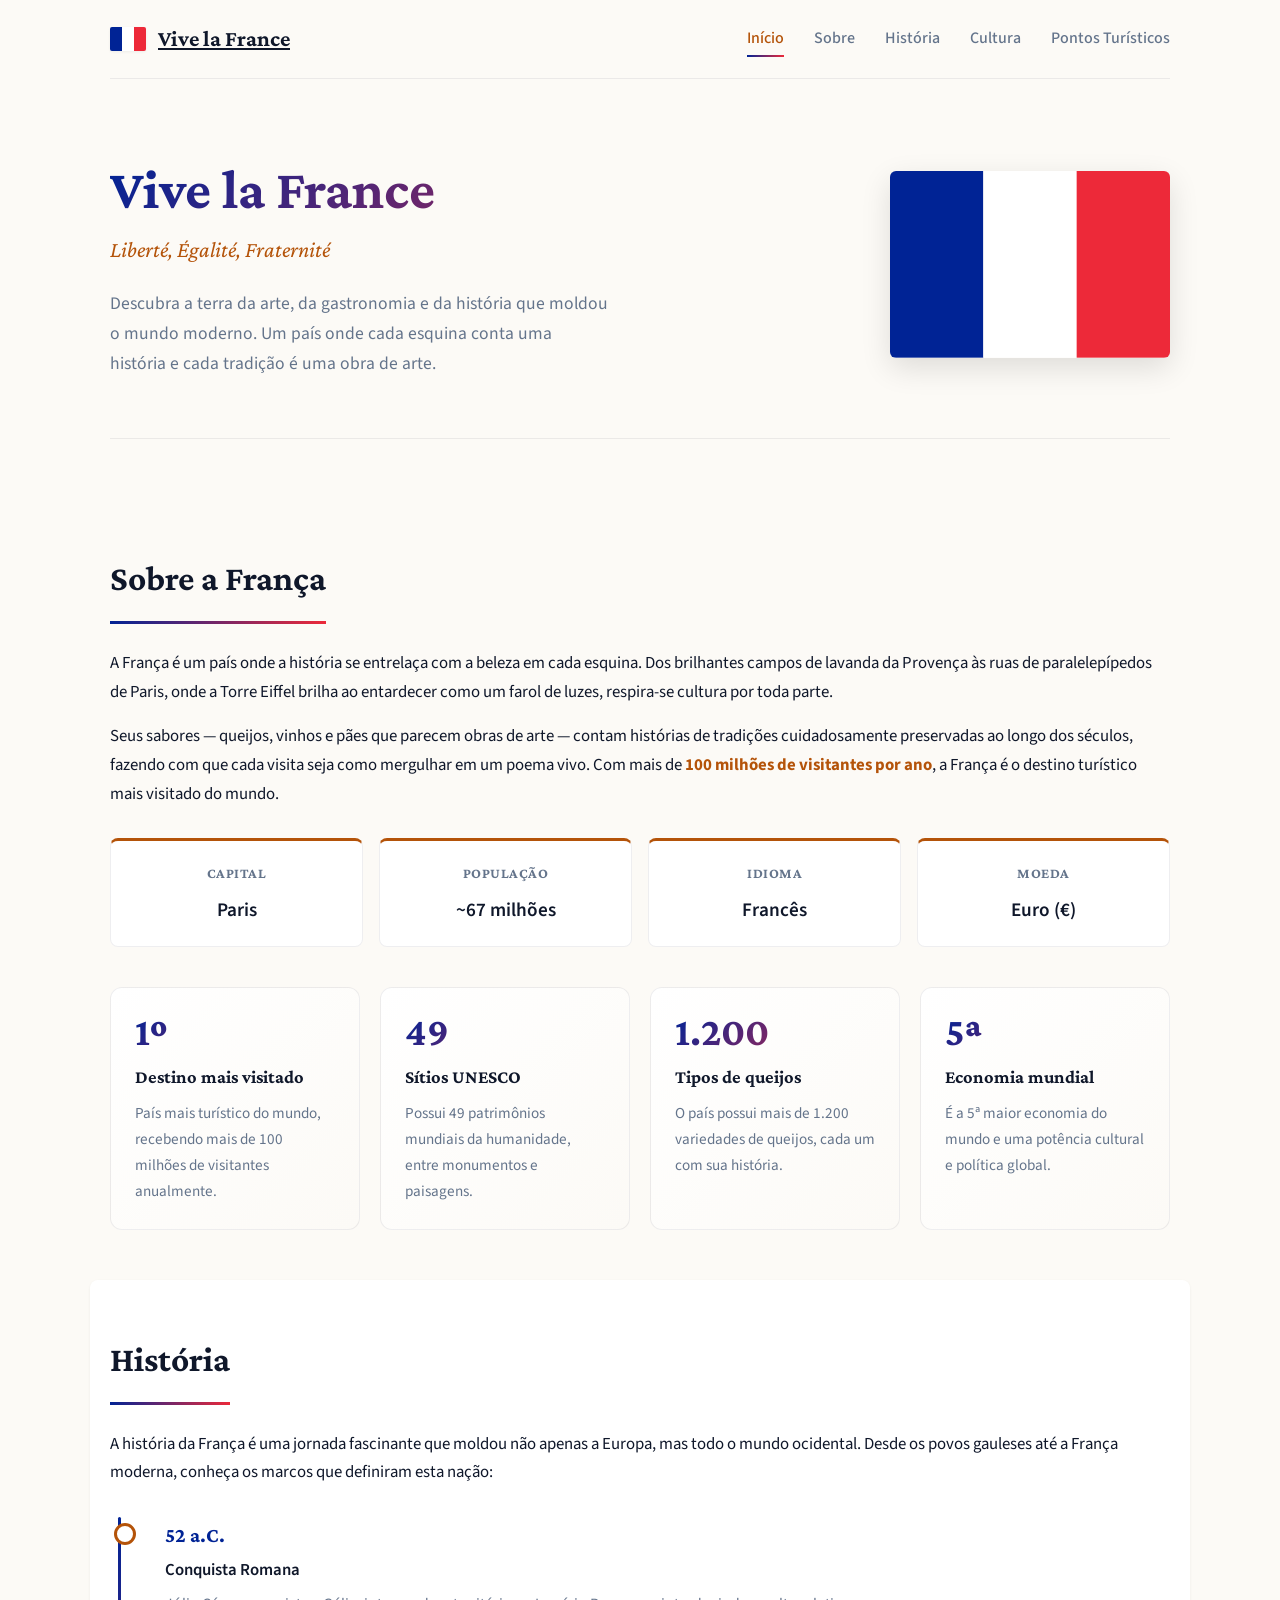
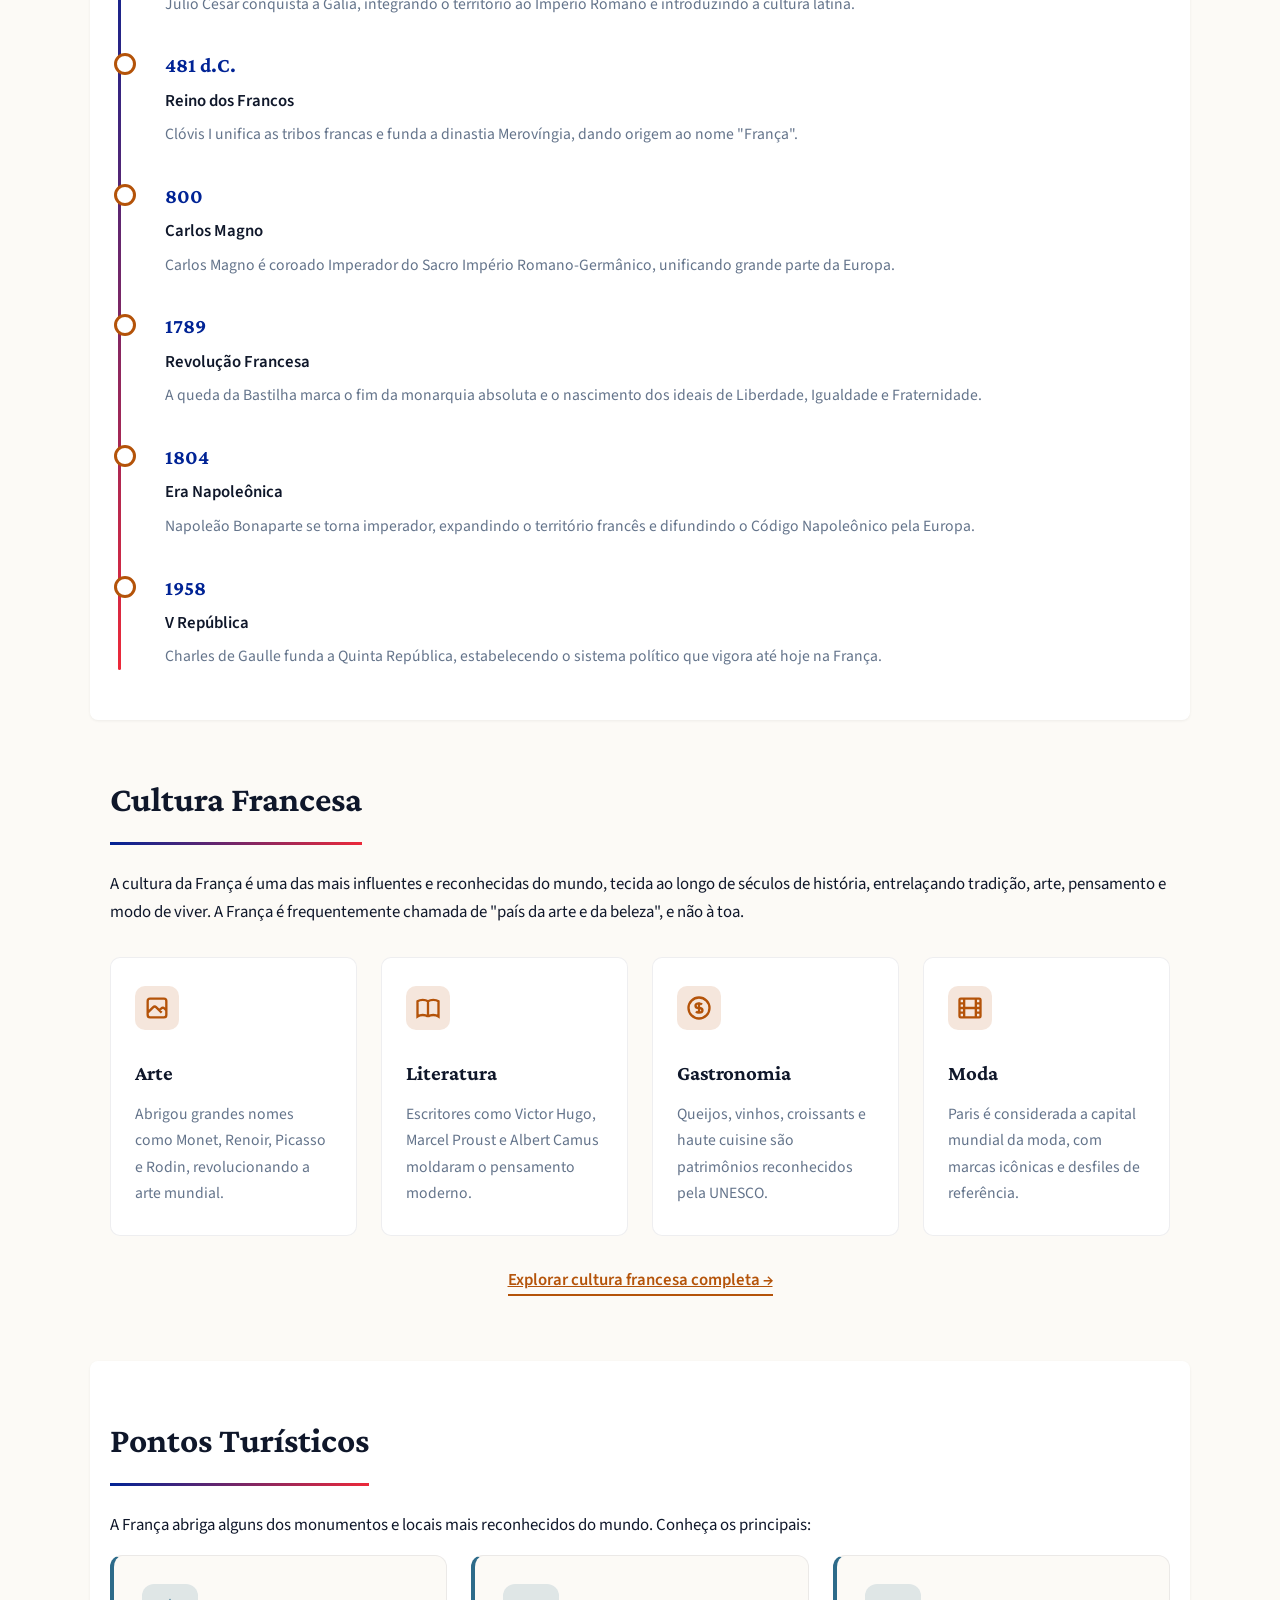
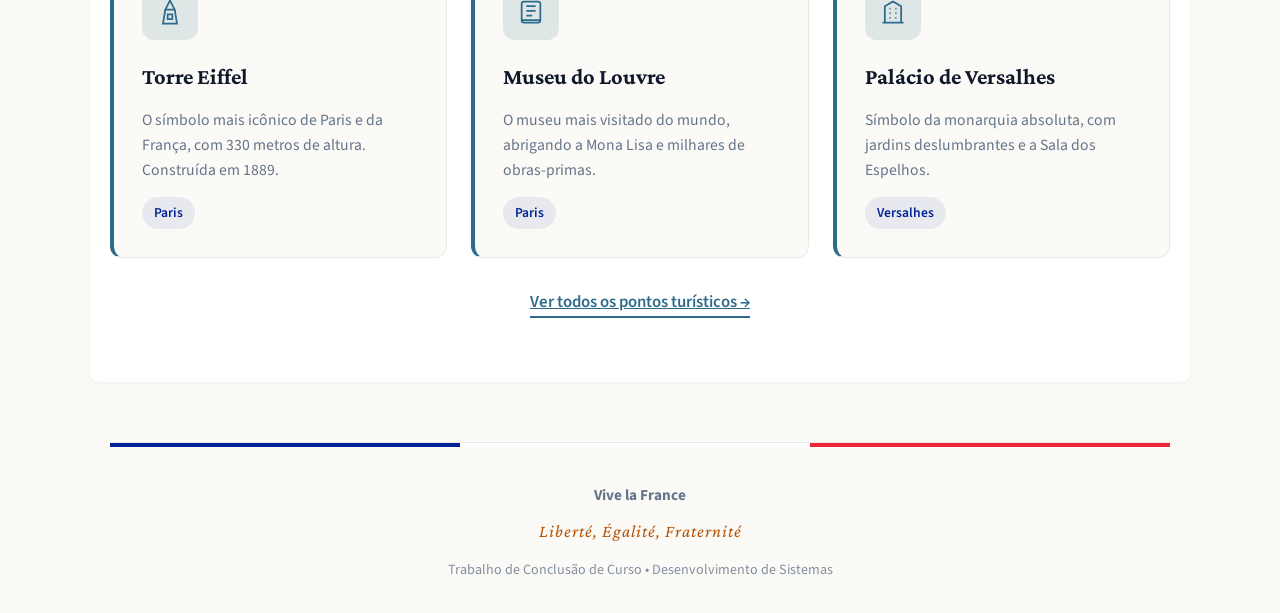
<file: easy-portfolio/index.html>
<!DOCTYPE html>
<html lang="pt-BR">
<head>
    <meta charset="UTF-8">
    <meta http-equiv="X-UA-Compatible" content="IE=edge">
    <meta name="viewport" content="width=device-width, initial-scale=1.0">
    <title>Vive la France - Descubra a França</title>
    <link rel="preconnect" href="https://fonts.googleapis.com">
    <link rel="preconnect" href="https://fonts.gstatic.com" crossorigin>
    <link href="https://fonts.googleapis.com/css2?family=Crimson+Pro:wght@400;500;600;700&family=Source+Sans+3:wght@400;500;600&display=swap" rel="stylesheet">
    <link rel="stylesheet" href="index.css">
</head>
<body>
    <div class="container">
        <!-- Navegação -->
        <nav class="navbar">
            <a href="index.html" class="nav-brand">
                <svg class="flag-icon" viewBox="0 0 30 20" aria-hidden="true">
                    <rect width="10" height="20" fill="#002395"/>
                    <rect x="10" width="10" height="20" fill="#FFFFFF"/>
                    <rect x="20" width="10" height="20" fill="#ED2939"/>
                </svg>
                <span>Vive la France</span>
            </a>
            <ul class="nav-menu">
                <li><a href="index.html" class="ativo">Início</a></li>
                <li><a href="#sobre">Sobre</a></li>
                <li><a href="#historia">História</a></li>
                <li><a href="project.html">Cultura</a></li>
                <li><a href="contact.html">Pontos Turísticos</a></li>
            </ul>
        </nav>

        <!-- Cabeçalho / Hero -->
        <header class="hero">
            <div class="hero-content">
                <h1>Vive la France</h1>
                <p class="hero-subtitle">Liberté, Égalité, Fraternité</p>
                <p class="hero-description">
                    Descubra a terra da arte, da gastronomia e da história que moldou o mundo moderno. 
                    Um país onde cada esquina conta uma história e cada tradição é uma obra de arte.
                </p>
            </div>
            <div class="hero-flag">
                <svg viewBox="0 0 300 200" aria-hidden="true">
                    <rect width="100" height="200" fill="#002395"/>
                    <rect x="100" width="100" height="200" fill="#FFFFFF"/>
                    <rect x="200" width="100" height="200" fill="#ED2939"/>
                </svg>
            </div>
        </header>

        <!-- Conteúdo Principal -->
        <main>
            <!-- Seção Sobre -->
            <section id="sobre" class="section">
                <h2 class="section-title">Sobre a França</h2>
                <div class="section-content">
                    <p>
                        A França é um país onde a história se entrelaça com a beleza em cada esquina. Dos brilhantes campos de lavanda da Provença às ruas de paralelepípedos de Paris, onde a Torre Eiffel brilha ao entardecer como um farol de luzes, respira-se cultura por toda parte.
                    </p>
                    <p>
                        Seus sabores — queijos, vinhos e pães que parecem obras de arte — contam histórias de tradições cuidadosamente preservadas ao longo dos séculos, fazendo com que cada visita seja como mergulhar em um poema vivo. Com mais de <strong>100 milhões de visitantes por ano</strong>, a França é o destino turístico mais visitado do mundo.
                    </p>
                    
                    <div class="info-cards">
                        <div class="info-card">
                            <h3>Capital</h3>
                            <p>Paris</p>
                        </div>
                        <div class="info-card">
                            <h3>População</h3>
                            <p>~67 milhões</p>
                        </div>
                        <div class="info-card">
                            <h3>Idioma</h3>
                            <p>Francês</p>
                        </div>
                        <div class="info-card">
                            <h3>Moeda</h3>
                            <p>Euro (€)</p>
                        </div>
                    </div>

                    <div class="destaques-grid" style="margin-top: 40px;">
                        <div class="destaque-item">
                            <div class="destaque-numero">1º</div>
                            <h4>Destino mais visitado</h4>
                            <p>País mais turístico do mundo, recebendo mais de 100 milhões de visitantes anualmente.</p>
                        </div>
                        <div class="destaque-item">
                            <div class="destaque-numero">49</div>
                            <h4>Sítios UNESCO</h4>
                            <p>Possui 49 patrimônios mundiais da humanidade, entre monumentos e paisagens.</p>
                        </div>
                        <div class="destaque-item">
                            <div class="destaque-numero">1.200</div>
                            <h4>Tipos de queijos</h4>
                            <p>O país possui mais de 1.200 variedades de queijos, cada um com sua história.</p>
                        </div>
                        <div class="destaque-item">
                            <div class="destaque-numero">5ª</div>
                            <h4>Economia mundial</h4>
                            <p>É a 5ª maior economia do mundo e uma potência cultural e política global.</p>
                        </div>
                    </div>
                </div>
            </section>

            <!-- Seção História -->
            <section id="historia" class="section section-alt">
                <h2 class="section-title">História</h2>
                <div class="section-content">
                    <p>
                        A história da França é uma jornada fascinante que moldou não apenas a Europa, mas todo o mundo ocidental. Desde os povos gauleses até a França moderna, conheça os marcos que definiram esta nação:
                    </p>
                    
                    <div class="timeline">
                        <div class="timeline-item">
                            <div class="timeline-ano">52 a.C.</div>
                            <div class="timeline-titulo">Conquista Romana</div>
                            <div class="timeline-desc">Júlio César conquista a Gália, integrando o território ao Império Romano e introduzindo a cultura latina.</div>
                        </div>
                        <div class="timeline-item">
                            <div class="timeline-ano">481 d.C.</div>
                            <div class="timeline-titulo">Reino dos Francos</div>
                            <div class="timeline-desc">Clóvis I unifica as tribos francas e funda a dinastia Merovíngia, dando origem ao nome "França".</div>
                        </div>
                        <div class="timeline-item">
                            <div class="timeline-ano">800</div>
                            <div class="timeline-titulo">Carlos Magno</div>
                            <div class="timeline-desc">Carlos Magno é coroado Imperador do Sacro Império Romano-Germânico, unificando grande parte da Europa.</div>
                        </div>
                        <div class="timeline-item">
                            <div class="timeline-ano">1789</div>
                            <div class="timeline-titulo">Revolução Francesa</div>
                            <div class="timeline-desc">A queda da Bastilha marca o fim da monarquia absoluta e o nascimento dos ideais de Liberdade, Igualdade e Fraternidade.</div>
                        </div>
                        <div class="timeline-item">
                            <div class="timeline-ano">1804</div>
                            <div class="timeline-titulo">Era Napoleônica</div>
                            <div class="timeline-desc">Napoleão Bonaparte se torna imperador, expandindo o território francês e difundindo o Código Napoleônico pela Europa.</div>
                        </div>
                        <div class="timeline-item">
                            <div class="timeline-ano">1958</div>
                            <div class="timeline-titulo">V República</div>
                            <div class="timeline-desc">Charles de Gaulle funda a Quinta República, estabelecendo o sistema político que vigora até hoje na França.</div>
                        </div>
                    </div>
                </div>
            </section>

            <!-- Seção Cultura (resumo com link para página completa) -->
            <section id="cultura" class="section">
                <h2 class="section-title">Cultura Francesa</h2>
                <div class="section-content">
                    <p>
                        A cultura da França é uma das mais influentes e reconhecidas do mundo, tecida ao longo de séculos de história, entrelaçando tradição, arte, pensamento e modo de viver. A França é frequentemente chamada de "país da arte e da beleza", e não à toa.
                    </p>
                    <div class="culture-grid">
                        <div class="culture-item">
                            <svg class="culture-icon" viewBox="0 0 24 24" fill="none" stroke="currentColor" stroke-width="2" aria-hidden="true">
                                <path d="M4 16l4.586-4.586a2 2 0 012.828 0L16 16m-2-2l1.586-1.586a2 2 0 012.828 0L20 14m-6-6h.01M6 20h12a2 2 0 002-2V6a2 2 0 00-2-2H6a2 2 0 00-2 2v12a2 2 0 002 2z"/>
                            </svg>
                            <h3>Arte</h3>
                            <p>Abrigou grandes nomes como Monet, Renoir, Picasso e Rodin, revolucionando a arte mundial.</p>
                        </div>
                        <div class="culture-item">
                            <svg class="culture-icon" viewBox="0 0 24 24" fill="none" stroke="currentColor" stroke-width="2" aria-hidden="true">
                                <path d="M12 6.253v13m0-13C10.832 5.477 9.246 5 7.5 5S4.168 5.477 3 6.253v13C4.168 18.477 5.754 18 7.5 18s3.332.477 4.5 1.253m0-13C13.168 5.477 14.754 5 16.5 5c1.747 0 3.332.477 4.5 1.253v13C19.832 18.477 18.247 18 16.5 18c-1.746 0-3.332.477-4.5 1.253"/>
                            </svg>
                            <h3>Literatura</h3>
                            <p>Escritores como Victor Hugo, Marcel Proust e Albert Camus moldaram o pensamento moderno.</p>
                        </div>
                        <div class="culture-item">
                            <svg class="culture-icon" viewBox="0 0 24 24" fill="none" stroke="currentColor" stroke-width="2" aria-hidden="true">
                                <path d="M12 8c-1.657 0-3 .895-3 2s1.343 2 3 2 3 .895 3 2-1.343 2-3 2m0-8c1.11 0 2.08.402 2.599 1M12 8V7m0 1v8m0 0v1m0-1c-1.11 0-2.08-.402-2.599-1M21 12a9 9 0 11-18 0 9 9 0 0118 0z"/>
                            </svg>
                            <h3>Gastronomia</h3>
                            <p>Queijos, vinhos, croissants e haute cuisine são patrimônios reconhecidos pela UNESCO.</p>
                        </div>
                        <div class="culture-item">
                            <svg class="culture-icon" viewBox="0 0 24 24" fill="none" stroke="currentColor" stroke-width="2" aria-hidden="true">
                                <path d="M7 4v16M17 4v16M3 8h4m10 0h4M3 12h18M3 16h4m10 0h4M4 20h16a1 1 0 001-1V5a1 1 0 00-1-1H4a1 1 0 00-1 1v14a1 1 0 001 1z"/>
                            </svg>
                            <h3>Moda</h3>
                            <p>Paris é considerada a capital mundial da moda, com marcas icônicas e desfiles de referência.</p>
                        </div>
                    </div>
                    <p style="margin-top: 30px; text-align: center;">
                        <a href="project.html" style="color: var(--accent); font-weight: 600; border-bottom: 2px solid var(--accent); padding-bottom: 2px;">
                            Explorar cultura francesa completa →
                        </a>
                    </p>
                </div>
            </section>

            <!-- Seção Pontos Turísticos (resumo com link para página completa) -->
            <section id="turismo" class="section section-alt">
                <h2 class="section-title">Pontos Turísticos</h2>
                <div class="section-content">
                    <p class="turismo-intro">
                        A França abriga alguns dos monumentos e locais mais reconhecidos do mundo. Conheça os principais:
                    </p>
                    <div class="turismo-cards">
                        <div class="turismo-card">
                            <div class="turismo-card-icon">
                                <svg viewBox="0 0 24 24" fill="none" stroke="currentColor" stroke-width="1.5" aria-hidden="true">
                                    <path d="M12 2L8 10h8L12 2zM8 10l-2 12h12l-2-12H8zM10 14h4v4h-4v-4z"/>
                                </svg>
                            </div>
                            <h3>Torre Eiffel</h3>
                            <p>O símbolo mais icônico de Paris e da França, com 330 metros de altura. Construída em 1889.</p>
                            <span class="turismo-local">Paris</span>
                        </div>
                        <div class="turismo-card">
                            <div class="turismo-card-icon">
                                <svg viewBox="0 0 24 24" fill="none" stroke="currentColor" stroke-width="1.5" aria-hidden="true">
                                    <path d="M4 19V5a2 2 0 012-2h12a2 2 0 012 2v14M4 19h16M4 19a2 2 0 002 2h12a2 2 0 002-2M8 7h8M8 11h8M8 15h5"/>
                                </svg>
                            </div>
                            <h3>Museu do Louvre</h3>
                            <p>O museu mais visitado do mundo, abrigando a Mona Lisa e milhares de obras-primas.</p>
                            <span class="turismo-local">Paris</span>
                        </div>
                        <div class="turismo-card">
                            <div class="turismo-card-icon">
                                <svg viewBox="0 0 24 24" fill="none" stroke="currentColor" stroke-width="1.5" aria-hidden="true">
                                    <path d="M3 21h18M5 21V7l7-4 7 4v14M9 9h1M9 13h1M9 17h1M14 9h1M14 13h1M14 17h1"/>
                                </svg>
                            </div>
                            <h3>Palácio de Versalhes</h3>
                            <p>Símbolo da monarquia absoluta, com jardins deslumbrantes e a Sala dos Espelhos.</p>
                            <span class="turismo-local">Versalhes</span>
                        </div>
                    </div>
                    <p style="margin-top: 30px; text-align: center;">
                        <a href="contact.html" style="color: var(--accent2); font-weight: 600; border-bottom: 2px solid var(--accent2); padding-bottom: 2px;">
                            Ver todos os pontos turísticos →
                        </a>
                    </p>
                </div>
            </section>
        </main>

        <!-- Rodapé -->
        <footer class="footer">
            <div class="footer-content">
                <p><strong>Vive la France</strong></p>
                <p class="footer-motto">Liberté, Égalité, Fraternité</p>
                <p class="footer-tcc">Trabalho de Conclusão de Curso • Desenvolvimento de Sistemas</p>
            </div>
        </footer>
    </div>
</body>
</html>
</file>
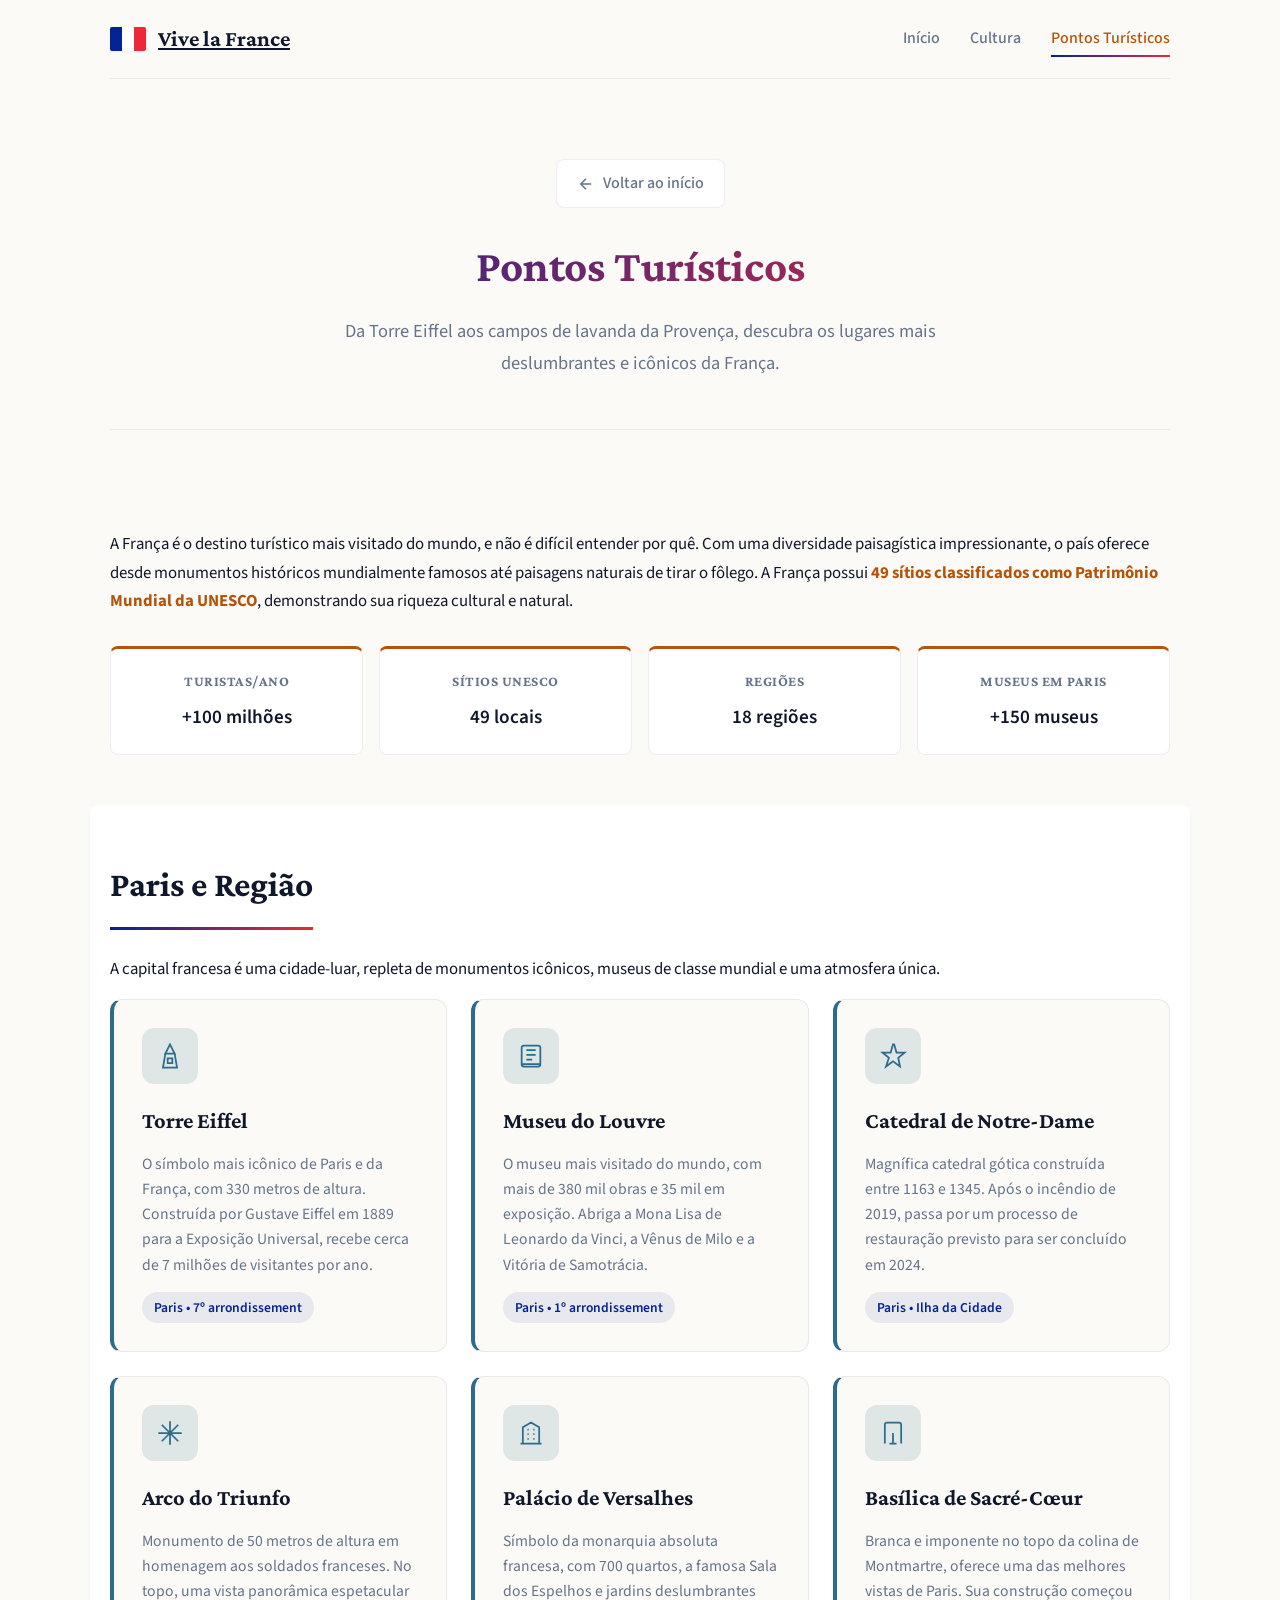
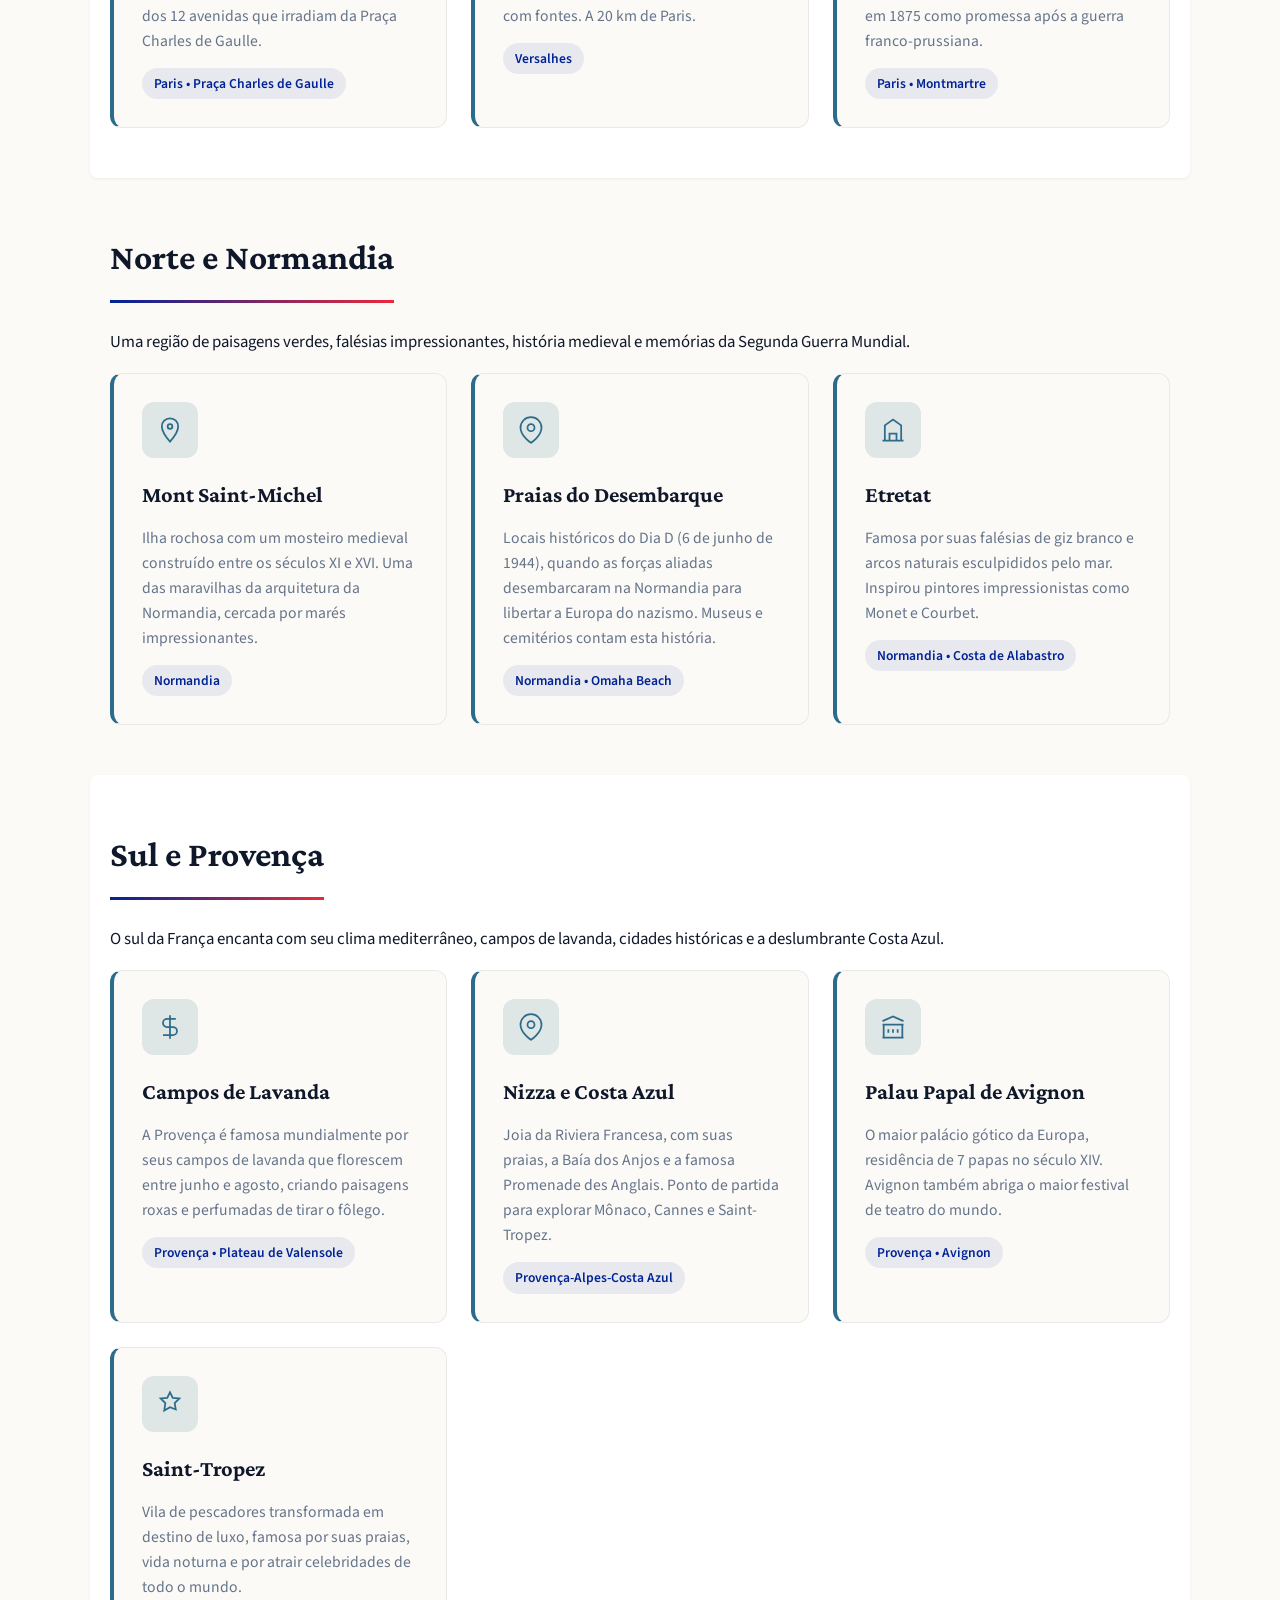
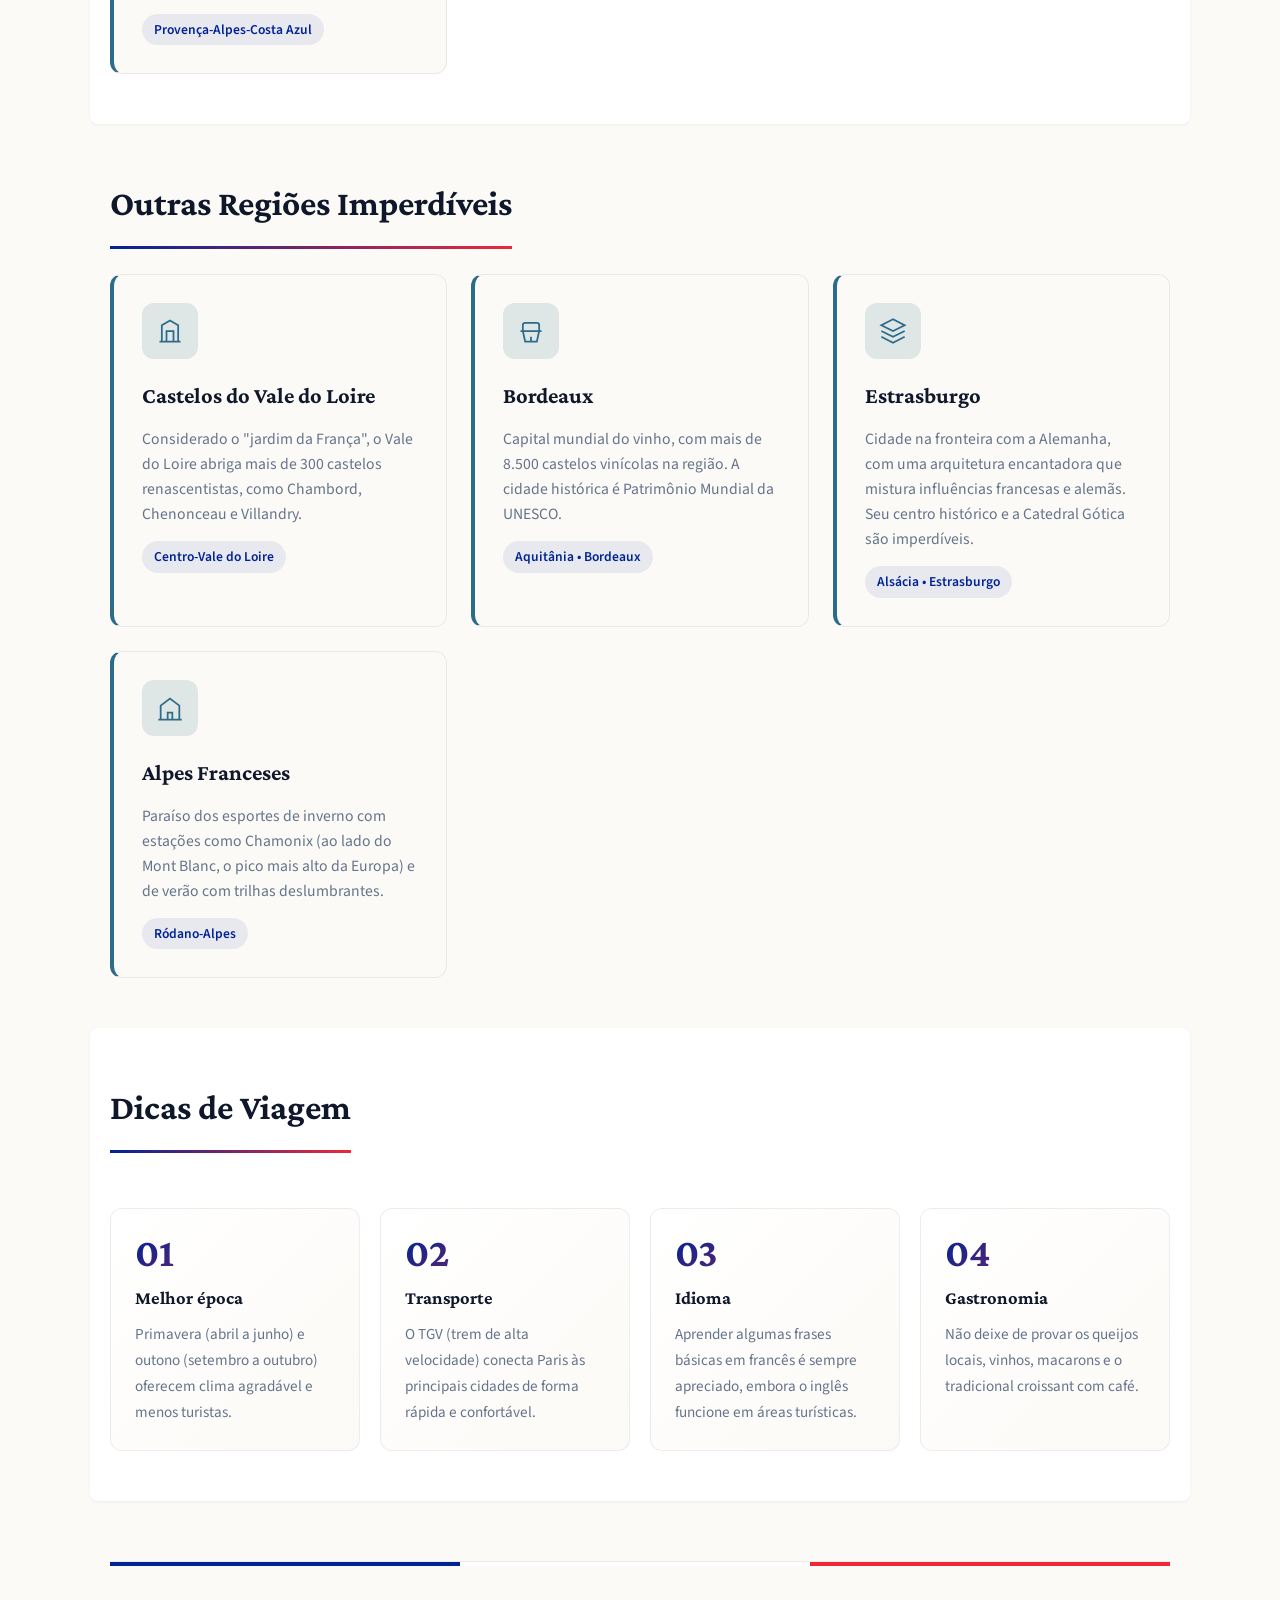
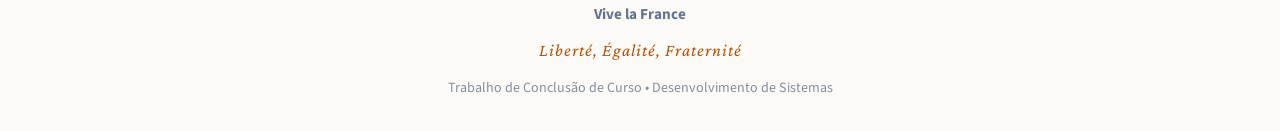
<file: easy-portfolio/contact.html>
<!DOCTYPE html>
<html lang="pt-BR">
<head>
    <meta charset="UTF-8">
    <meta http-equiv="X-UA-Compatible" content="IE=edge">
    <meta name="viewport" content="width=device-width, initial-scale=1.0">
    <title>Pontos Turísticos - Vive la France</title>
    <link rel="preconnect" href="https://fonts.googleapis.com">
    <link rel="preconnect" href="https://fonts.gstatic.com" crossorigin>
    <link href="https://fonts.googleapis.com/css2?family=Crimson+Pro:wght@400;500;600;700&family=Source+Sans+3:wght@400;500;600&display=swap" rel="stylesheet">
    <link rel="stylesheet" href="index.css">
</head>
<body>
    <div class="container">
        <!-- Navegação -->
        <nav class="navbar">
            <a href="index.html" class="nav-brand">
                <svg class="flag-icon" viewBox="0 0 30 20" aria-hidden="true">
                    <rect width="10" height="20" fill="#002395"/>
                    <rect x="10" width="10" height="20" fill="#FFFFFF"/>
                    <rect x="20" width="10" height="20" fill="#ED2939"/>
                </svg>
                <span>Vive la France</span>
            </a>
            <ul class="nav-menu">
                <li><a href="index.html">Início</a></li>
                <li><a href="project.html">Cultura</a></li>
                <li><a href="contact.html" class="ativo">Pontos Turísticos</a></li>
            </ul>
        </nav>

        <!-- Cabeçalho da Página -->
        <header class="page-header">
            <a href="index.html" class="voltar-btn">
                <svg viewBox="0 0 24 24" fill="none" stroke="currentColor" stroke-width="2" aria-hidden="true">
                    <path d="M19 12H5M12 19l-7-7 7-7"/>
                </svg>
                Voltar ao início
            </a>
            <h1>Pontos Turísticos</h1>
            <p>Da Torre Eiffel aos campos de lavanda da Provença, descubra os lugares mais deslumbrantes e icônicos da França.</p>
        </header>

        <!-- Conteúdo Principal -->
        <main>
            <!-- Introdução -->
            <section class="section">
                <div class="section-content">
                    <p>
                        A França é o destino turístico mais visitado do mundo, e não é difícil entender por quê. Com uma diversidade paisagística impressionante, o país oferece desde monumentos históricos mundialmente famosos até paisagens naturais de tirar o fôlego. A França possui <strong>49 sítios classificados como Patrimônio Mundial da UNESCO</strong>, demonstrando sua riqueza cultural e natural.
                    </p>
                    
                    <div class="info-cards">
                        <div class="info-card">
                            <h3>Turistas/ano</h3>
                            <p>+100 milhões</p>
                        </div>
                        <div class="info-card">
                            <h3>Sítios UNESCO</h3>
                            <p>49 locais</p>
                        </div>
                        <div class="info-card">
                            <h3>Regiões</h3>
                            <p>18 regiões</p>
                        </div>
                        <div class="info-card">
                            <h3>Museus em Paris</h3>
                            <p>+150 museus</p>
                        </div>
                    </div>
                </div>
            </section>

            <!-- Paris e Île-de-France -->
            <section class="section section-alt">
                <h2 class="section-title">Paris e Região</h2>
                <div class="section-content">
                    <p class="turismo-intro">
                        A capital francesa é uma cidade-luar, repleta de monumentos icônicos, museus de classe mundial e uma atmosfera única.
                    </p>
                    <div class="turismo-cards">
                        <div class="turismo-card">
                            <div class="turismo-card-icon">
                                <svg viewBox="0 0 24 24" fill="none" stroke="currentColor" stroke-width="1.5" aria-hidden="true">
                                    <path d="M12 2L8 10h8L12 2zM8 10l-2 12h12l-2-12H8zM10 14h4v4h-4v-4z"/>
                                </svg>
                            </div>
                            <h3>Torre Eiffel</h3>
                            <p>O símbolo mais icônico de Paris e da França, com 330 metros de altura. Construída por Gustave Eiffel em 1889 para a Exposição Universal, recebe cerca de 7 milhões de visitantes por ano.</p>
                            <span class="turismo-local">Paris • 7º arrondissement</span>
                        </div>
                        <div class="turismo-card">
                            <div class="turismo-card-icon">
                                <svg viewBox="0 0 24 24" fill="none" stroke="currentColor" stroke-width="1.5" aria-hidden="true">
                                    <path d="M4 19V5a2 2 0 012-2h12a2 2 0 012 2v14M4 19h16M4 19a2 2 0 002 2h12a2 2 0 002-2M8 7h8M8 11h8M8 15h5"/>
                                </svg>
                            </div>
                            <h3>Museu do Louvre</h3>
                            <p>O museu mais visitado do mundo, com mais de 380 mil obras e 35 mil em exposição. Abriga a Mona Lisa de Leonardo da Vinci, a Vênus de Milo e a Vitória de Samotrácia.</p>
                            <span class="turismo-local">Paris • 1º arrondissement</span>
                        </div>
                        <div class="turismo-card">
                            <div class="turismo-card-icon">
                                <svg viewBox="0 0 24 24" fill="none" stroke="currentColor" stroke-width="1.5" aria-hidden="true">
                                    <path d="M12 2l-2 7h-7l5.5 4.5L6 21l6-4.5L18 21l-1.5-7.5L22 9h-7l-2-7z"/>
                                </svg>
                            </div>
                            <h3>Catedral de Notre-Dame</h3>
                            <p>Magnífica catedral gótica construída entre 1163 e 1345. Após o incêndio de 2019, passa por um processo de restauração previsto para ser concluído em 2024.</p>
                            <span class="turismo-local">Paris • Ilha da Cidade</span>
                        </div>
                        <div class="turismo-card">
                            <div class="turismo-card-icon">
                                <svg viewBox="0 0 24 24" fill="none" stroke="currentColor" stroke-width="1.5" aria-hidden="true">
                                    <path d="M12 2v20M2 12h20M4.93 4.93l14.14 14.14M19.07 4.93L4.93 19.07"/>
                                </svg>
                            </div>
                            <h3>Arco do Triunfo</h3>
                            <p>Monumento de 50 metros de altura em homenagem aos soldados franceses. No topo, uma vista panorâmica espetacular dos 12 avenidas que irradiam da Praça Charles de Gaulle.</p>
                            <span class="turismo-local">Paris • Praça Charles de Gaulle</span>
                        </div>
                        <div class="turismo-card">
                            <div class="turismo-card-icon">
                                <svg viewBox="0 0 24 24" fill="none" stroke="currentColor" stroke-width="1.5" aria-hidden="true">
                                    <path d="M3 21h18M5 21V7l7-4 7 4v14M9 9h1M9 13h1M9 17h1M14 9h1M14 13h1M14 17h1"/>
                                </svg>
                            </div>
                            <h3>Palácio de Versalhes</h3>
                            <p>Símbolo da monarquia absoluta francesa, com 700 quartos, a famosa Sala dos Espelhos e jardins deslumbrantes com fontes. A 20 km de Paris.</p>
                            <span class="turismo-local">Versalhes</span>
                        </div>
                        <div class="turismo-card">
                            <div class="turismo-card-icon">
                                <svg viewBox="0 0 24 24" fill="none" stroke="currentColor" stroke-width="1.5" aria-hidden="true">
                                    <path d="M19 21V5a2 2 0 00-2-2H7a2 2 0 00-2 2v16M12 21v-9M9 21h6"/>
                                </svg>
                            </div>
                            <h3>Basílica de Sacré-Cœur</h3>
                            <p>Branca e imponente no topo da colina de Montmartre, oferece uma das melhores vistas de Paris. Sua construção começou em 1875 como promessa após a guerra franco-prussiana.</p>
                            <span class="turismo-local">Paris • Montmartre</span>
                        </div>
                    </div>
                </div>
            </section>

            <!-- Norte e Normandia -->
            <section class="section">
                <h2 class="section-title">Norte e Normandia</h2>
                <div class="section-content">
                    <p class="turismo-intro">
                        Uma região de paisagens verdes, falésias impressionantes, história medieval e memórias da Segunda Guerra Mundial.
                    </p>
                    <div class="turismo-cards">
                        <div class="turismo-card">
                            <div class="turismo-card-icon">
                                <svg viewBox="0 0 24 24" fill="none" stroke="currentColor" stroke-width="1.5" aria-hidden="true">
                                    <path d="M12 2C8 2 5 5 5 9c0 5 7 13 7 13s7-8 7-13c0-4-3-7-7-7zM12 11a2 2 0 100-4 2 2 0 000 4z"/>
                                </svg>
                            </div>
                            <h3>Mont Saint-Michel</h3>
                            <p>Ilha rochosa com um mosteiro medieval construído entre os séculos XI e XVI. Uma das maravilhas da arquitetura da Normandia, cercada por marés impressionantes.</p>
                            <span class="turismo-local">Normandia</span>
                        </div>
                        <div class="turismo-card">
                            <div class="turismo-card-icon">
                                <svg viewBox="0 0 24 24" fill="none" stroke="currentColor" stroke-width="1.5" aria-hidden="true">
                                    <path d="M21 10c0 7-9 13-9 13s-9-6-9-13a9 9 0 0118 0z"/>
                                    <circle cx="12" cy="10" r="3"/>
                                </svg>
                            </div>
                            <h3>Praias do Desembarque</h3>
                            <p>Locais históricos do Dia D (6 de junho de 1944), quando as forças aliadas desembarcaram na Normandia para libertar a Europa do nazismo. Museus e cemitérios contam esta história.</p>
                            <span class="turismo-local">Normandia • Omaha Beach</span>
                        </div>
                        <div class="turismo-card">
                            <div class="turismo-card-icon">
                                <svg viewBox="0 0 24 24" fill="none" stroke="currentColor" stroke-width="1.5" aria-hidden="true">
                                    <path d="M3 21h18M5 21V8l7-5 7 5v13M9 21v-6h6v6"/>
                                </svg>
                            </div>
                            <h3>Etretat</h3>
                            <p>Famosa por suas falésias de giz branco e arcos naturais esculpididos pelo mar. Inspirou pintores impressionistas como Monet e Courbet.</p>
                            <span class="turismo-local">Normandia • Costa de Alabastro</span>
                        </div>
                    </div>
                </div>
            </section>

            <!-- Sul e Provença -->
            <section class="section section-alt">
                <h2 class="section-title">Sul e Provença</h2>
                <div class="section-content">
                    <p class="turismo-intro">
                        O sul da França encanta com seu clima mediterrâneo, campos de lavanda, cidades históricas e a deslumbrante Costa Azul.
                    </p>
                    <div class="turismo-cards">
                        <div class="turismo-card">
                            <div class="turismo-card-icon">
                                <svg viewBox="0 0 24 24" fill="none" stroke="currentColor" stroke-width="1.5" aria-hidden="true">
                                    <path d="M12 2v20M17 5H9.5a3.5 3.5 0 000 7h5a3.5 3.5 0 010 7H6"/>
                                </svg>
                            </div>
                            <h3>Campos de Lavanda</h3>
                            <p>A Provença é famosa mundialmente por seus campos de lavanda que florescem entre junho e agosto, criando paisagens roxas e perfumadas de tirar o fôlego.</p>
                            <span class="turismo-local">Provença • Plateau de Valensole</span>
                        </div>
                        <div class="turismo-card">
                            <div class="turismo-card-icon">
                                <svg viewBox="0 0 24 24" fill="none" stroke="currentColor" stroke-width="1.5" aria-hidden="true">
                                    <path d="M21 10c0 7-9 13-9 13s-9-6-9-13a9 9 0 0118 0z"/>
                                    <circle cx="12" cy="10" r="3"/>
                                </svg>
                            </div>
                            <h3>Nizza e Costa Azul</h3>
                            <p>Joia da Riviera Francesa, com suas praias, a Baía dos Anjos e a famosa Promenade des Anglais. Ponto de partida para explorar Mônaco, Cannes e Saint-Tropez.</p>
                            <span class="turismo-local">Provença-Alpes-Costa Azul</span>
                        </div>
                        <div class="turismo-card">
                            <div class="turismo-card-icon">
                                <svg viewBox="0 0 24 24" fill="none" stroke="currentColor" stroke-width="1.5" aria-hidden="true">
                                    <path d="M8 14v3m4-3v3m4-3v3M3 21h18M3 10h18M3 7l9-4 9 4M4 10h16v11H4V10z"/>
                                </svg>
                            </div>
                            <h3>Palau Papal de Avignon</h3>
                            <p>O maior palácio gótico da Europa, residência de 7 papas no século XIV. Avignon também abriga o maior festival de teatro do mundo.</p>
                            <span class="turismo-local">Provença • Avignon</span>
                        </div>
                        <div class="turismo-card">
                            <div class="turismo-card-icon">
                                <svg viewBox="0 0 24 24" fill="none" stroke="currentColor" stroke-width="1.5" aria-hidden="true">
                                    <path d="M12 2l2.39 4.84L20 7.27l-4 3.9.94 5.5L12 14.77l-4.94 2.9L8 11.17l-4-3.9 5.61-.43L12 2z"/>
                                </svg>
                            </div>
                            <h3>Saint-Tropez</h3>
                            <p>Vila de pescadores transformada em destino de luxo, famosa por suas praias, vida noturna e por atrair celebridades de todo o mundo.</p>
                            <span class="turismo-local">Provença-Alpes-Costa Azul</span>
                        </div>
                    </div>
                </div>
            </section>

            <!-- Outras Regiões -->
            <section class="section">
                <h2 class="section-title">Outras Regiões Imperdíveis</h2>
                <div class="section-content">
                    <div class="turismo-cards">
                        <div class="turismo-card">
                            <div class="turismo-card-icon">
                                <svg viewBox="0 0 24 24" fill="none" stroke="currentColor" stroke-width="1.5" aria-hidden="true">
                                    <path d="M3 21h18M5 21V7l7-4 7 4v14M9 21V12h6v9"/>
                                </svg>
                            </div>
                            <h3>Castelos do Vale do Loire</h3>
                            <p>Considerado o "jardim da França", o Vale do Loire abriga mais de 300 castelos renascentistas, como Chambord, Chenonceau e Villandry.</p>
                            <span class="turismo-local">Centro-Vale do Loire</span>
                        </div>
                        <div class="turismo-card">
                            <div class="turismo-card-icon">
                                <svg viewBox="0 0 24 24" fill="none" stroke="currentColor" stroke-width="1.5" aria-hidden="true">
                                    <path d="M8 21h8M12 17v4M3 12h18M5 12V7a2 2 0 012-2h10a2 2 0 012 2v5M5 12l2 9h10l2-9"/>
                                </svg>
                            </div>
                            <h3>Bordeaux</h3>
                            <p>Capital mundial do vinho, com mais de 8.500 castelos vinícolas na região. A cidade histórica é Patrimônio Mundial da UNESCO.</p>
                            <span class="turismo-local">Aquitânia • Bordeaux</span>
                        </div>
                        <div class="turismo-card">
                            <div class="turismo-card-icon">
                                <svg viewBox="0 0 24 24" fill="none" stroke="currentColor" stroke-width="1.5" aria-hidden="true">
                                    <path d="M12 2L2 7l10 5 10-5-10-5zM2 17l10 5 10-5M2 12l10 5 10-5"/>
                                </svg>
                            </div>
                            <h3>Estrasburgo</h3>
                            <p>Cidade na fronteira com a Alemanha, com uma arquitetura encantadora que mistura influências francesas e alemãs. Seu centro histórico e a Catedral Gótica são imperdíveis.</p>
                            <span class="turismo-local">Alsácia • Estrasburgo</span>
                        </div>
                        <div class="turismo-card">
                            <div class="turismo-card-icon">
                                <svg viewBox="0 0 24 24" fill="none" stroke="currentColor" stroke-width="1.5" aria-hidden="true">
                                    <path d="M2 22h20M4 22V10l8-6 8 6v12M10 22v-6h4v6"/>
                                </svg>
                            </div>
                            <h3>Alpes Franceses</h3>
                            <p>Paraíso dos esportes de inverno com estações como Chamonix (ao lado do Mont Blanc, o pico mais alto da Europa) e de verão com trilhas deslumbrantes.</p>
                            <span class="turismo-local">Ródano-Alpes</span>
                        </div>
                    </div>
                </div>
            </section>

            <!-- Dicas de Viagem -->
            <section class="section section-alt">
                <h2 class="section-title">Dicas de Viagem</h2>
                <div class="section-content">
                    <div class="destaques-grid">
                        <div class="destaque-item">
                            <div class="destaque-numero">01</div>
                            <h4>Melhor época</h4>
                            <p>Primavera (abril a junho) e outono (setembro a outubro) oferecem clima agradável e menos turistas.</p>
                        </div>
                        <div class="destaque-item">
                            <div class="destaque-numero">02</div>
                            <h4>Transporte</h4>
                            <p>O TGV (trem de alta velocidade) conecta Paris às principais cidades de forma rápida e confortável.</p>
                        </div>
                        <div class="destaque-item">
                            <div class="destaque-numero">03</div>
                            <h4>Idioma</h4>
                            <p>Aprender algumas frases básicas em francês é sempre apreciado, embora o inglês funcione em áreas turísticas.</p>
                        </div>
                        <div class="destaque-item">
                            <div class="destaque-numero">04</div>
                            <h4>Gastronomia</h4>
                            <p>Não deixe de provar os queijos locais, vinhos, macarons e o tradicional croissant com café.</p>
                        </div>
                    </div>
                </div>
            </section>
        </main>

        <!-- Rodapé -->
        <footer class="footer">
            <div class="footer-content">
                <p><strong>Vive la France</strong></p>
                <p class="footer-motto">Liberté, Égalité, Fraternité</p>
                <p class="footer-tcc">Trabalho de Conclusão de Curso • Desenvolvimento de Sistemas</p>
            </div>
        </footer>
    </div>
</body>
</html>
</file>
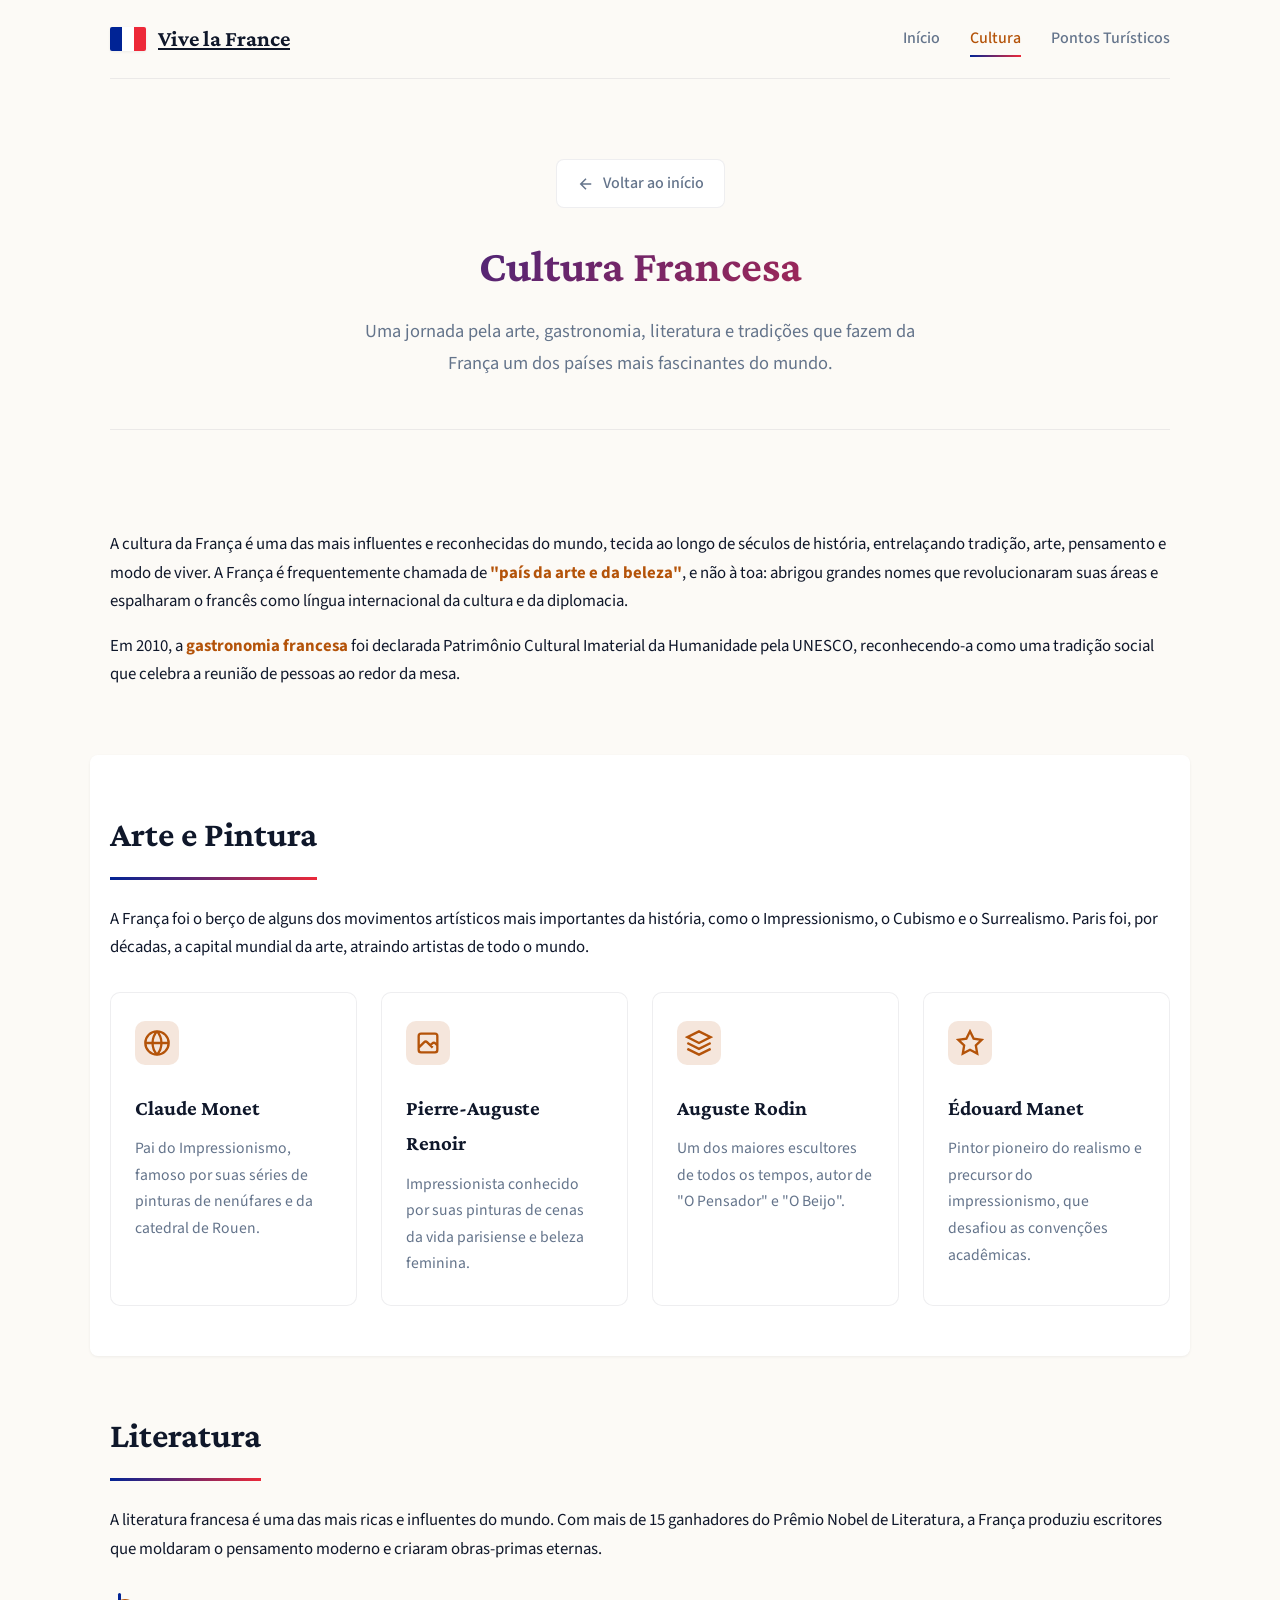
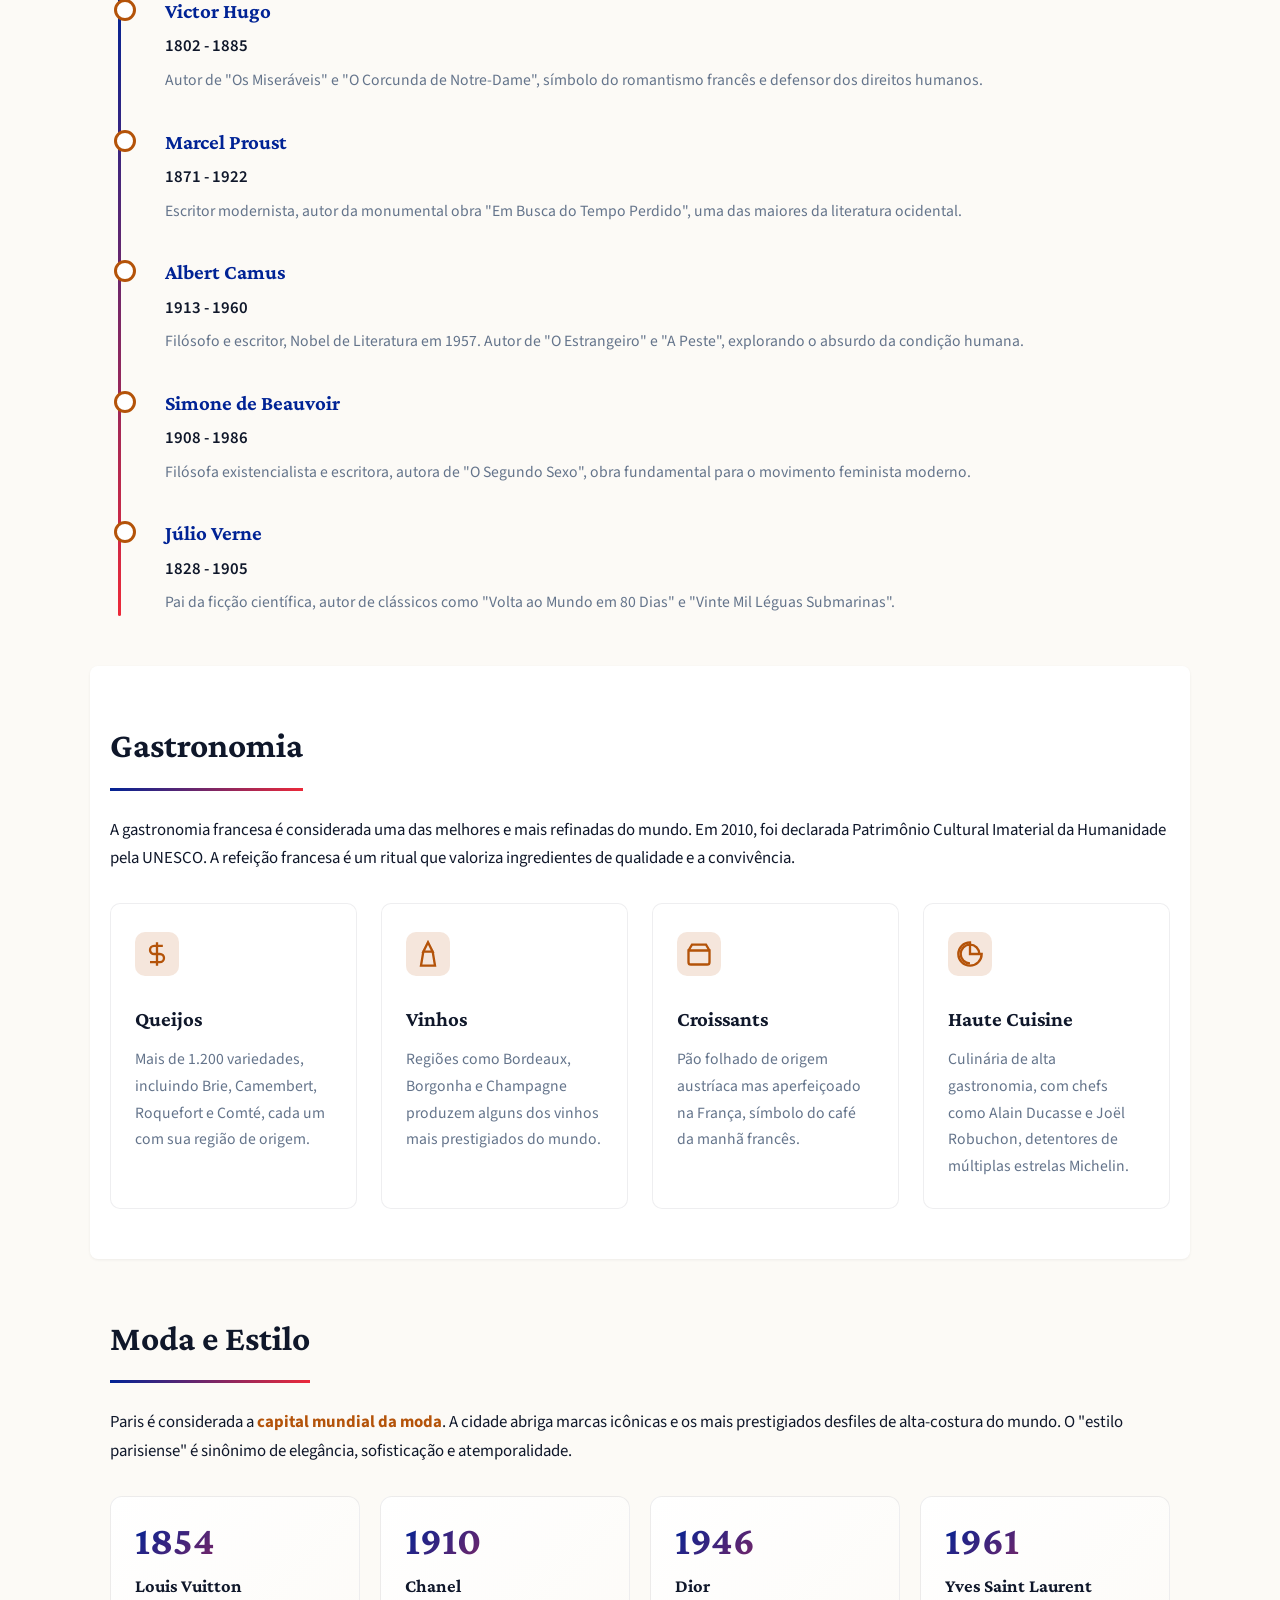
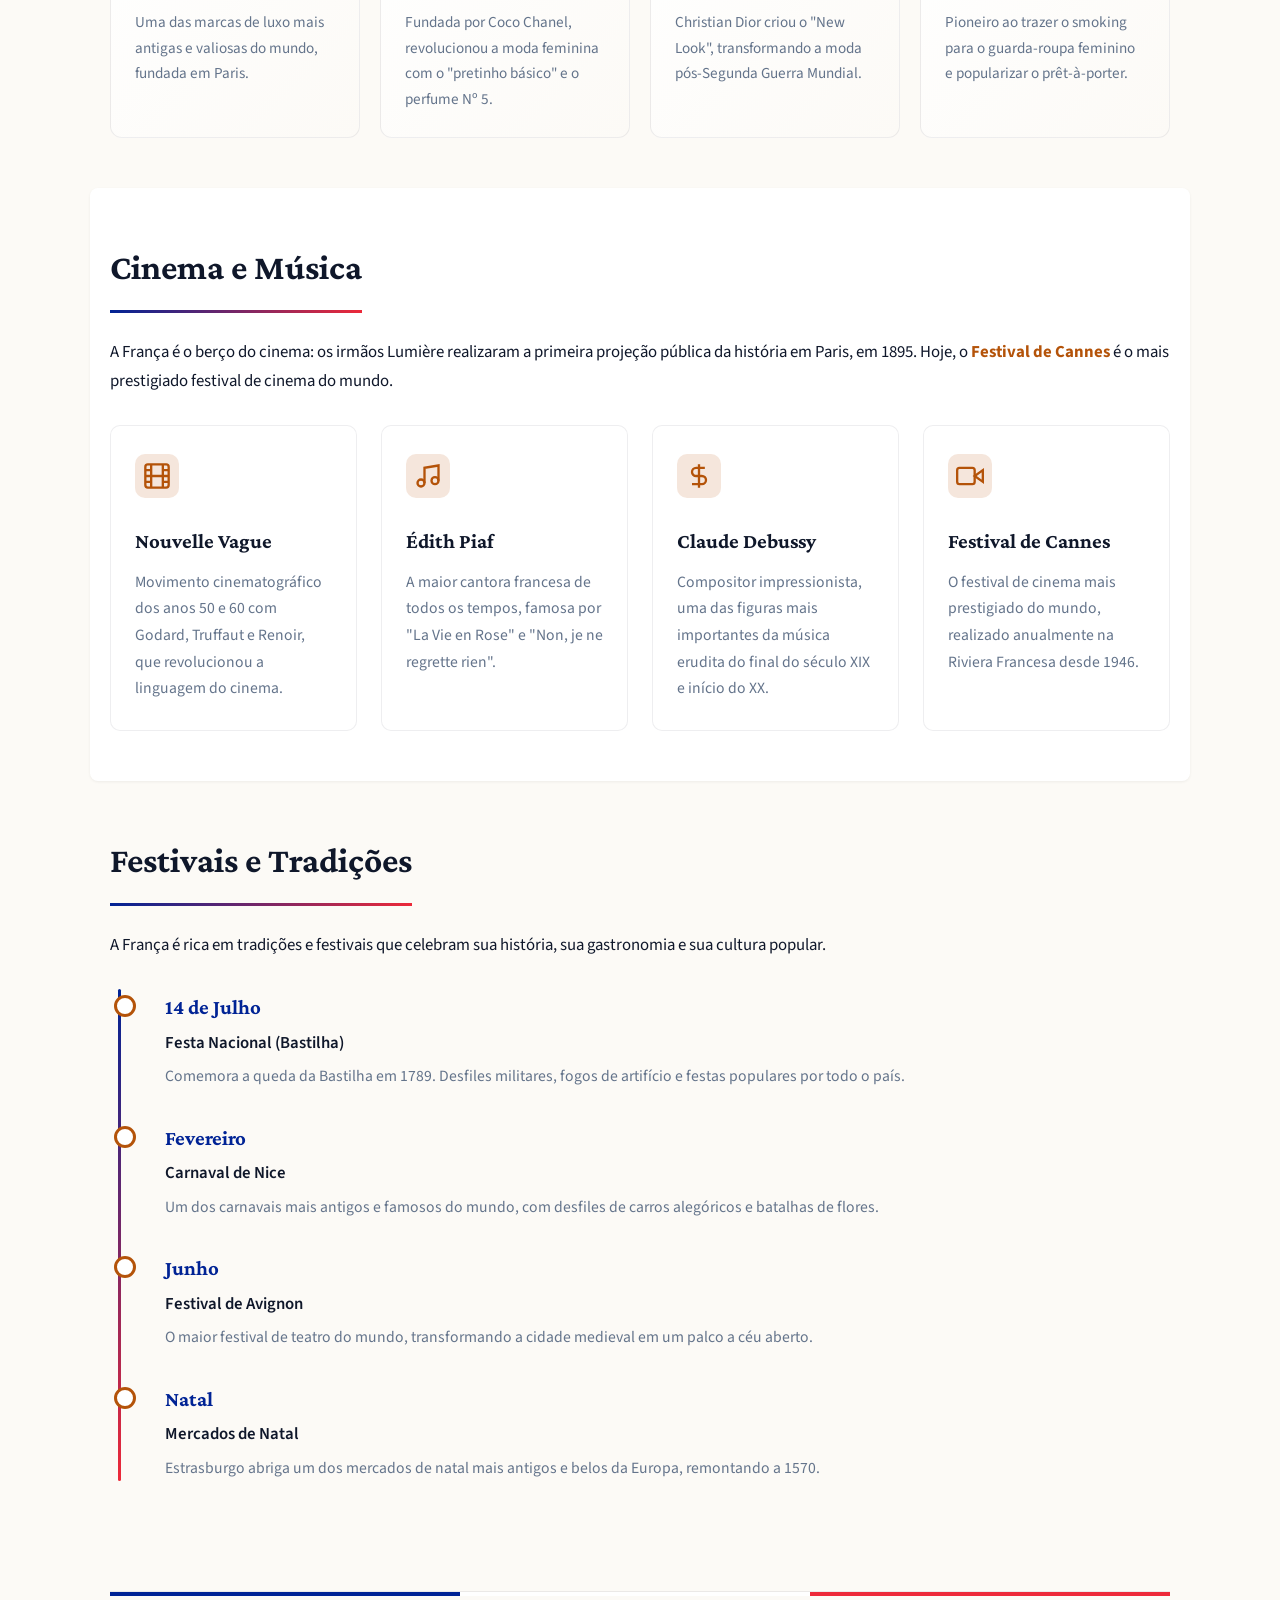
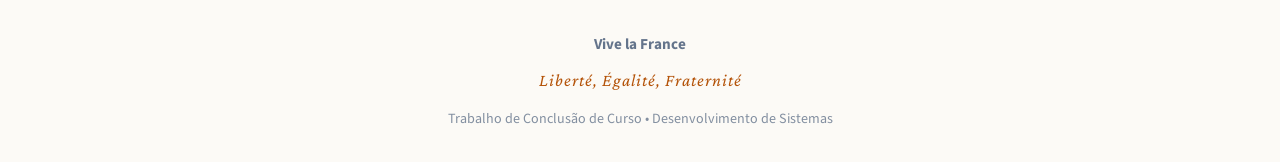
<file: easy-portfolio/project.html>
<!DOCTYPE html>
<html lang="pt-BR">
<head>
    <meta charset="UTF-8">
    <meta http-equiv="X-UA-Compatible" content="IE=edge">
    <meta name="viewport" content="width=device-width, initial-scale=1.0">
    <title>Cultura Francesa - Vive la France</title>
    <link rel="preconnect" href="https://fonts.googleapis.com">
    <link rel="preconnect" href="https://fonts.gstatic.com" crossorigin>
    <link href="https://fonts.googleapis.com/css2?family=Crimson+Pro:wght@400;500;600;700&family=Source+Sans+3:wght@400;500;600&display=swap" rel="stylesheet">
    <link rel="stylesheet" href="index.css">
</head>
<body>
    <div class="container">
        <!-- Navegação -->
        <nav class="navbar">
            <a href="index.html" class="nav-brand">
                <svg class="flag-icon" viewBox="0 0 30 20" aria-hidden="true">
                    <rect width="10" height="20" fill="#002395"/>
                    <rect x="10" width="10" height="20" fill="#FFFFFF"/>
                    <rect x="20" width="10" height="20" fill="#ED2939"/>
                </svg>
                <span>Vive la France</span>
            </a>
            <ul class="nav-menu">
                <li><a href="index.html">Início</a></li>
                <li><a href="project.html" class="ativo">Cultura</a></li>
                <li><a href="contact.html">Pontos Turísticos</a></li>
            </ul>
        </nav>

        <!-- Cabeçalho da Página -->
        <header class="page-header">
            <a href="index.html" class="voltar-btn">
                <svg viewBox="0 0 24 24" fill="none" stroke="currentColor" stroke-width="2" aria-hidden="true">
                    <path d="M19 12H5M12 19l-7-7 7-7"/>
                </svg>
                Voltar ao início
            </a>
            <h1>Cultura Francesa</h1>
            <p>Uma jornada pela arte, gastronomia, literatura e tradições que fazem da França um dos países mais fascinantes do mundo.</p>
        </header>

        <!-- Conteúdo Principal -->
        <main>
            <!-- Introdução -->
            <section class="section">
                <div class="section-content">
                    <p>
                        A cultura da França é uma das mais influentes e reconhecidas do mundo, tecida ao longo de séculos de história, entrelaçando tradição, arte, pensamento e modo de viver. A França é frequentemente chamada de <strong>"país da arte e da beleza"</strong>, e não à toa: abrigou grandes nomes que revolucionaram suas áreas e espalharam o francês como língua internacional da cultura e da diplomacia.
                    </p>
                    <p>
                        Em 2010, a <strong>gastronomia francesa</strong> foi declarada Patrimônio Cultural Imaterial da Humanidade pela UNESCO, reconhecendo-a como uma tradição social que celebra a reunião de pessoas ao redor da mesa.
                    </p>
                </div>
            </section>

            <!-- Arte e Pintura -->
            <section class="section section-alt">
                <h2 class="section-title">Arte e Pintura</h2>
                <div class="section-content">
                    <p>
                        A França foi o berço de alguns dos movimentos artísticos mais importantes da história, como o Impressionismo, o Cubismo e o Surrealismo. Paris foi, por décadas, a capital mundial da arte, atraindo artistas de todo o mundo.
                    </p>
                    
                    <div class="culture-grid">
                        <div class="culture-item">
                            <svg class="culture-icon" viewBox="0 0 24 24" fill="none" stroke="currentColor" stroke-width="2" aria-hidden="true">
                                <circle cx="12" cy="12" r="10"/>
                                <path d="M12 2a15 15 0 010 20M12 2a15 15 0 000 20M2 12h20"/>
                            </svg>
                            <h3>Claude Monet</h3>
                            <p>Pai do Impressionismo, famoso por suas séries de pinturas de nenúfares e da catedral de Rouen.</p>
                        </div>
                        <div class="culture-item">
                            <svg class="culture-icon" viewBox="0 0 24 24" fill="none" stroke="currentColor" stroke-width="2" aria-hidden="true">
                                <path d="M4 16l4.586-4.586a2 2 0 012.828 0L16 16m-2-2l1.586-1.586a2 2 0 012.828 0L20 14m-6-6h.01M6 20h12a2 2 0 002-2V6a2 2 0 00-2-2H6a2 2 0 00-2 2v12a2 2 0 002 2z"/>
                            </svg>
                            <h3>Pierre-Auguste Renoir</h3>
                            <p>Impressionista conhecido por suas pinturas de cenas da vida parisiense e beleza feminina.</p>
                        </div>
                        <div class="culture-item">
                            <svg class="culture-icon" viewBox="0 0 24 24" fill="none" stroke="currentColor" stroke-width="2" aria-hidden="true">
                                <path d="M12 2L2 7l10 5 10-5-10-5zM2 17l10 5 10-5M2 12l10 5 10-5"/>
                            </svg>
                            <h3>Auguste Rodin</h3>
                            <p>Um dos maiores escultores de todos os tempos, autor de "O Pensador" e "O Beijo".</p>
                        </div>
                        <div class="culture-item">
                            <svg class="culture-icon" viewBox="0 0 24 24" fill="none" stroke="currentColor" stroke-width="2" aria-hidden="true">
                                <polygon points="12 2 15.09 8.26 22 9.27 17 14.14 18.18 21.02 12 17.77 5.82 21.02 7 14.14 2 9.27 8.91 8.26 12 2"/>
                            </svg>
                            <h3>Édouard Manet</h3>
                            <p>Pintor pioneiro do realismo e precursor do impressionismo, que desafiou as convenções acadêmicas.</p>
                        </div>
                    </div>
                </div>
            </section>

            <!-- Literatura -->
            <section class="section">
                <h2 class="section-title">Literatura</h2>
                <div class="section-content">
                    <p>
                        A literatura francesa é uma das mais ricas e influentes do mundo. Com mais de 15 ganhadores do Prêmio Nobel de Literatura, a França produziu escritores que moldaram o pensamento moderno e criaram obras-primas eternas.
                    </p>
                    
                    <div class="timeline">
                        <div class="timeline-item">
                            <div class="timeline-ano">Victor Hugo</div>
                            <div class="timeline-titulo">1802 - 1885</div>
                            <div class="timeline-desc">Autor de "Os Miseráveis" e "O Corcunda de Notre-Dame", símbolo do romantismo francês e defensor dos direitos humanos.</div>
                        </div>
                        <div class="timeline-item">
                            <div class="timeline-ano">Marcel Proust</div>
                            <div class="timeline-titulo">1871 - 1922</div>
                            <div class="timeline-desc">Escritor modernista, autor da monumental obra "Em Busca do Tempo Perdido", uma das maiores da literatura ocidental.</div>
                        </div>
                        <div class="timeline-item">
                            <div class="timeline-ano">Albert Camus</div>
                            <div class="timeline-titulo">1913 - 1960</div>
                            <div class="timeline-desc">Filósofo e escritor, Nobel de Literatura em 1957. Autor de "O Estrangeiro" e "A Peste", explorando o absurdo da condição humana.</div>
                        </div>
                        <div class="timeline-item">
                            <div class="timeline-ano">Simone de Beauvoir</div>
                            <div class="timeline-titulo">1908 - 1986</div>
                            <div class="timeline-desc">Filósofa existencialista e escritora, autora de "O Segundo Sexo", obra fundamental para o movimento feminista moderno.</div>
                        </div>
                        <div class="timeline-item">
                            <div class="timeline-ano">Júlio Verne</div>
                            <div class="timeline-titulo">1828 - 1905</div>
                            <div class="timeline-desc">Pai da ficção científica, autor de clássicos como "Volta ao Mundo em 80 Dias" e "Vinte Mil Léguas Submarinas".</div>
                        </div>
                    </div>
                </div>
            </section>

            <!-- Gastronomia -->
            <section class="section section-alt">
                <h2 class="section-title">Gastronomia</h2>
                <div class="section-content">
                    <p>
                        A gastronomia francesa é considerada uma das melhores e mais refinadas do mundo. Em 2010, foi declarada Patrimônio Cultural Imaterial da Humanidade pela UNESCO. A refeição francesa é um ritual que valoriza ingredientes de qualidade e a convivência.
                    </p>
                    
                    <div class="culture-grid">
                        <div class="culture-item">
                            <svg class="culture-icon" viewBox="0 0 24 24" fill="none" stroke="currentColor" stroke-width="2" aria-hidden="true">
                                <path d="M12 2v20M17 5H9.5a3.5 3.5 0 000 7h5a3.5 3.5 0 010 7H6"/>
                            </svg>
                            <h3>Queijos</h3>
                            <p>Mais de 1.200 variedades, incluindo Brie, Camembert, Roquefort e Comté, cada um com sua região de origem.</p>
                        </div>
                        <div class="culture-item">
                            <svg class="culture-icon" viewBox="0 0 24 24" fill="none" stroke="currentColor" stroke-width="2" aria-hidden="true">
                                <path d="M12 2L8 10h8L12 2zM8 10l-2 12h12l-2-12H8z"/>
                            </svg>
                            <h3>Vinhos</h3>
                            <p>Regiões como Bordeaux, Borgonha e Champagne produzem alguns dos vinhos mais prestigiados do mundo.</p>
                        </div>
                        <div class="culture-item">
                            <svg class="culture-icon" viewBox="0 0 24 24" fill="none" stroke="currentColor" stroke-width="2" aria-hidden="true">
                                <path d="M3 9h18v10a2 2 0 01-2 2H5a2 2 0 01-2-2V9zM3 9l3-5h12l3 5"/>
                            </svg>
                            <h3>Croissants</h3>
                            <p>Pão folhado de origem austríaca mas aperfeiçoado na França, símbolo do café da manhã francês.</p>
                        </div>
                        <div class="culture-item">
                            <svg class="culture-icon" viewBox="0 0 24 24" fill="none" stroke="currentColor" stroke-width="2" aria-hidden="true">
                                <path d="M12 2a10 10 0 1010 10H12V2z"/>
                                <path d="M20 12a8 8 0 10-8 8"/>
                            </svg>
                            <h3>Haute Cuisine</h3>
                            <p>Culinária de alta gastronomia, com chefs como Alain Ducasse e Joël Robuchon, detentores de múltiplas estrelas Michelin.</p>
                        </div>
                    </div>
                </div>
            </section>

            <!-- Moda -->
            <section class="section">
                <h2 class="section-title">Moda e Estilo</h2>
                <div class="section-content">
                    <p>
                        Paris é considerada a <strong>capital mundial da moda</strong>. A cidade abriga marcas icônicas e os mais prestigiados desfiles de alta-costura do mundo. O "estilo parisiense" é sinônimo de elegância, sofisticação e atemporalidade.
                    </p>
                    
                    <div class="destaques-grid">
                        <div class="destaque-item">
                            <div class="destaque-numero">1854</div>
                            <h4>Louis Vuitton</h4>
                            <p>Uma das marcas de luxo mais antigas e valiosas do mundo, fundada em Paris.</p>
                        </div>
                        <div class="destaque-item">
                            <div class="destaque-numero">1910</div>
                            <h4>Chanel</h4>
                            <p>Fundada por Coco Chanel, revolucionou a moda feminina com o "pretinho básico" e o perfume Nº 5.</p>
                        </div>
                        <div class="destaque-item">
                            <div class="destaque-numero">1946</div>
                            <h4>Dior</h4>
                            <p>Christian Dior criou o "New Look", transformando a moda pós-Segunda Guerra Mundial.</p>
                        </div>
                        <div class="destaque-item">
                            <div class="destaque-numero">1961</div>
                            <h4>Yves Saint Laurent</h4>
                            <p>Pioneiro ao trazer o smoking para o guarda-roupa feminino e popularizar o prêt-à-porter.</p>
                        </div>
                    </div>
                </div>
            </section>

            <!-- Cinema e Música -->
            <section class="section section-alt">
                <h2 class="section-title">Cinema e Música</h2>
                <div class="section-content">
                    <p>
                        A França é o berço do cinema: os irmãos Lumière realizaram a primeira projeção pública da história em Paris, em 1895. Hoje, o <strong>Festival de Cannes</strong> é o mais prestigiado festival de cinema do mundo.
                    </p>
                    
                    <div class="culture-grid">
                        <div class="culture-item">
                            <svg class="culture-icon" viewBox="0 0 24 24" fill="none" stroke="currentColor" stroke-width="2" aria-hidden="true">
                                <rect x="2" y="2" width="20" height="20" rx="2.18" ry="2.18"/>
                                <line x1="7" y1="2" x2="7" y2="22"/>
                                <line x1="17" y1="2" x2="17" y2="22"/>
                                <line x1="2" y1="12" x2="22" y2="12"/>
                                <line x1="2" y1="7" x2="7" y2="7"/>
                                <line x1="2" y1="17" x2="7" y2="17"/>
                                <line x1="17" y1="17" x2="22" y2="17"/>
                                <line x1="17" y1="7" x2="22" y2="7"/>
                            </svg>
                            <h3>Nouvelle Vague</h3>
                            <p>Movimento cinematográfico dos anos 50 e 60 com Godard, Truffaut e Renoir, que revolucionou a linguagem do cinema.</p>
                        </div>
                        <div class="culture-item">
                            <svg class="culture-icon" viewBox="0 0 24 24" fill="none" stroke="currentColor" stroke-width="2" aria-hidden="true">
                                <path d="M9 18V5l12-2v13"/>
                                <circle cx="6" cy="18" r="3"/>
                                <circle cx="18" cy="16" r="3"/>
                            </svg>
                            <h3>Édith Piaf</h3>
                            <p>A maior cantora francesa de todos os tempos, famosa por "La Vie en Rose" e "Non, je ne regrette rien".</p>
                        </div>
                        <div class="culture-item">
                            <svg class="culture-icon" viewBox="0 0 24 24" fill="none" stroke="currentColor" stroke-width="2" aria-hidden="true">
                                <path d="M12 2v20M17 5H9.5a3.5 3.5 0 000 7h5a3.5 3.5 0 010 7H6"/>
                            </svg>
                            <h3>Claude Debussy</h3>
                            <p>Compositor impressionista, uma das figuras mais importantes da música erudita do final do século XIX e início do XX.</p>
                        </div>
                        <div class="culture-item">
                            <svg class="culture-icon" viewBox="0 0 24 24" fill="none" stroke="currentColor" stroke-width="2" aria-hidden="true">
                                <polygon points="23 7 16 12 23 17 23 7"/>
                                <rect x="1" y="5" width="15" height="14" rx="2" ry="2"/>
                            </svg>
                            <h3>Festival de Cannes</h3>
                            <p>O festival de cinema mais prestigiado do mundo, realizado anualmente na Riviera Francesa desde 1946.</p>
                        </div>
                    </div>
                </div>
            </section>

            <!-- Festivais e Tradições -->
            <section class="section">
                <h2 class="section-title">Festivais e Tradições</h2>
                <div class="section-content">
                    <p>
                        A França é rica em tradições e festivais que celebram sua história, sua gastronomia e sua cultura popular.
                    </p>
                    
                    <div class="timeline">
                        <div class="timeline-item">
                            <div class="timeline-ano">14 de Julho</div>
                            <div class="timeline-titulo">Festa Nacional (Bastilha)</div>
                            <div class="timeline-desc">Comemora a queda da Bastilha em 1789. Desfiles militares, fogos de artifício e festas populares por todo o país.</div>
                        </div>
                        <div class="timeline-item">
                            <div class="timeline-ano">Fevereiro</div>
                            <div class="timeline-titulo">Carnaval de Nice</div>
                            <div class="timeline-desc">Um dos carnavais mais antigos e famosos do mundo, com desfiles de carros alegóricos e batalhas de flores.</div>
                        </div>
                        <div class="timeline-item">
                            <div class="timeline-ano">Junho</div>
                            <div class="timeline-titulo">Festival de Avignon</div>
                            <div class="timeline-desc">O maior festival de teatro do mundo, transformando a cidade medieval em um palco a céu aberto.</div>
                        </div>
                        <div class="timeline-item">
                            <div class="timeline-ano">Natal</div>
                            <div class="timeline-titulo">Mercados de Natal</div>
                            <div class="timeline-desc">Estrasburgo abriga um dos mercados de natal mais antigos e belos da Europa, remontando a 1570.</div>
                        </div>
                    </div>
                </div>
            </section>
        </main>

        <!-- Rodapé -->
        <footer class="footer">
            <div class="footer-content">
                <p><strong>Vive la France</strong></p>
                <p class="footer-motto">Liberté, Égalité, Fraternité</p>
                <p class="footer-tcc">Trabalho de Conclusão de Curso • Desenvolvimento de Sistemas</p>
            </div>
        </footer>
    </div>
</body>
</html>
</file>
<file: easy-portfolio/index.css>
/* ============================================
   Vive la France - Estilos principais
   Arquétipo: Magazine / Showcase
   Categoria: History / Culture
   ============================================ */

/* Paleta de cores - History/Culture com toques da bandeira francesa */
:root {
    --bg: #fcfaf6;
    --card: #ffffff;
    --text: #0f172a;
    --muted: #64748b;
    --accent: #b45309;
    --accent-soft: rgba(180, 83, 9, 0.14);
    --accent2: #2d6b8a;
    --accent2-soft: rgba(45, 107, 138, 0.14);
    --border: rgba(15, 23, 42, 0.07);
    --france-blue: #002395;
    --france-blue-soft: rgba(0, 35, 149, 0.08);
    --france-red: #ED2939;
    --france-red-soft: rgba(237, 41, 57, 0.08);
    --shadow-sm: 0 1px 3px rgba(0, 0, 0, 0.06);
    --shadow-md: 0 4px 15px rgba(0, 0, 0, 0.08);
    --shadow-lg: 0 10px 30px rgba(0, 0, 0, 0.12);
}

* {
    margin: 0;
    padding: 0;
    box-sizing: border-box;
}

html {
    scroll-behavior: smooth;
}

body {
    font-family: 'Source Sans 3', Arial, sans-serif;
    background-color: var(--bg);
    color: var(--text);
    line-height: 1.7;
    overflow-x: hidden;
}

.container {
    max-width: 1100px;
    margin: 0 auto;
    padding: 0 20px;
}

/* ============================================
   Navegação
   ============================================ */
.navbar {
    display: flex;
    justify-content: space-between;
    align-items: center;
    padding: 20px 0;
    border-bottom: 1px solid var(--border);
    margin-bottom: 40px;
    position: sticky;
    top: 0;
    background-color: rgba(252, 250, 246, 0.95);
    backdrop-filter: blur(10px);
    z-index: 100;
}

.nav-brand {
    display: flex;
    align-items: center;
    gap: 12px;
    font-family: 'Crimson Pro', serif;
    font-size: 1.4rem;
    font-weight: 700;
    color: var(--text);
    transition: transform 0.3s ease;
}

.nav-brand:hover {
    transform: scale(1.02);
}

.flag-icon {
    width: 36px;
    height: 24px;
    border-radius: 2px;
    box-shadow: var(--shadow-sm);
}

.nav-menu {
    display: flex;
    list-style: none;
    gap: 30px;
}

.nav-menu a {
    text-decoration: none;
    color: var(--muted);
    font-weight: 500;
    transition: color 0.3s ease;
    position: relative;
    padding-bottom: 4px;
}

.nav-menu a:hover,
.nav-menu a.ativo {
    color: var(--accent);
}

.nav-menu a::after {
    content: '';
    position: absolute;
    bottom: -4px;
    left: 0;
    width: 0;
    height: 2px;
    background: linear-gradient(90deg, var(--france-blue), var(--france-red));
    transition: width 0.3s ease;
}

.nav-menu a:hover::after,
.nav-menu a.ativo::after {
    width: 100%;
}

/* ============================================
   Hero / Cabeçalho
   ============================================ */
.hero {
    display: grid;
    grid-template-columns: 1fr auto;
    gap: 40px;
    align-items: center;
    padding: 40px 0 60px;
    border-bottom: 1px solid var(--border);
    margin-bottom: 60px;
    position: relative;
}

.hero-content h1 {
    font-family: 'Crimson Pro', serif;
    font-size: 3.5rem;
    font-weight: 700;
    color: var(--text);
    margin-bottom: 10px;
    line-height: 1.1;
    background: linear-gradient(135deg, var(--france-blue), var(--france-red));
    -webkit-background-clip: text;
    -webkit-text-fill-color: transparent;
    background-clip: text;
}

.hero-subtitle {
    font-family: 'Crimson Pro', serif;
    font-size: 1.4rem;
    font-style: italic;
    color: var(--accent);
    margin-bottom: 20px;
}

.hero-description {
    font-size: 1.1rem;
    color: var(--muted);
    max-width: 500px;
}

.hero-flag svg {
    width: 280px;
    height: auto;
    border-radius: 6px;
    box-shadow: var(--shadow-lg);
    transition: transform 0.5s ease;
    animation: bandeiraOnda 4s ease-in-out infinite;
}

@keyframes bandeiraOnda {
    0%, 100% { transform: perspective(600px) rotateY(0deg); }
    50% { transform: perspective(600px) rotateY(5deg); }
}

/* ============================================
   Seções
   ============================================ */
.section {
    padding: 50px 0;
    scroll-margin-top: 80px;
}

.section-alt {
    background-color: var(--card);
    margin: 0 -20px;
    padding: 50px 20px;
    border-radius: 8px;
    box-shadow: var(--shadow-sm);
}

.section-title {
    font-family: 'Crimson Pro', serif;
    font-size: 2.2rem;
    font-weight: 700;
    color: var(--text);
    margin-bottom: 25px;
    padding-bottom: 12px;
    border-bottom: 3px solid transparent;
    border-image: linear-gradient(90deg, var(--france-blue), var(--france-red)) 1;
    display: inline-block;
}

.section-content p {
    margin-bottom: 16px;
    font-size: 1.05rem;
    color: var(--text);
}

.section-content strong {
    color: var(--accent);
}

/* ============================================
   Cards de informação
   ============================================ */
.info-cards {
    display: grid;
    grid-template-columns: repeat(auto-fit, minmax(180px, 1fr));
    gap: 16px;
    margin-top: 30px;
}

.info-card {
    background: var(--card);
    border: 1px solid var(--border);
    border-radius: 8px;
    padding: 20px;
    text-align: center;
    transition: transform 0.3s ease, box-shadow 0.3s ease;
    border-top: 3px solid var(--accent);
    position: relative;
    overflow: hidden;
}

.info-card::before {
    content: '';
    position: absolute;
    top: 0;
    left: 0;
    width: 100%;
    height: 100%;
    background: linear-gradient(135deg, var(--france-blue-soft), var(--france-red-soft));
    opacity: 0;
    transition: opacity 0.3s ease;
}

.info-card:hover {
    transform: translateY(-5px);
    box-shadow: var(--shadow-md);
}

.info-card:hover::before {
    opacity: 1;
}

.info-card > * {
    position: relative;
    z-index: 1;
}

.info-card h3 {
    font-family: 'Crimson Pro', serif;
    font-size: 0.9rem;
    color: var(--muted);
    text-transform: uppercase;
    letter-spacing: 0.5px;
    margin-bottom: 8px;
}

.info-card p {
    font-size: 1.2rem;
    font-weight: 600;
    color: var(--text);
    margin: 0;
}

/* ============================================
   Timeline de História
   ============================================ */
.timeline {
    position: relative;
    margin-top: 30px;
    padding-left: 30px;
}

.timeline::before {
    content: '';
    position: absolute;
    left: 8px;
    top: 0;
    bottom: 0;
    width: 3px;
    background: linear-gradient(180deg, var(--france-blue), var(--france-red));
    border-radius: 2px;
}

.timeline-item {
    position: relative;
    padding-bottom: 30px;
    padding-left: 25px;
}

.timeline-item:last-child {
    padding-bottom: 0;
}

.timeline-item::before {
    content: '';
    position: absolute;
    left: -26px;
    top: 6px;
    width: 16px;
    height: 16px;
    background: var(--card);
    border: 3px solid var(--accent);
    border-radius: 50%;
    z-index: 1;
    transition: all 0.3s ease;
}

.timeline-item:hover::before {
    background: var(--accent);
    transform: scale(1.2);
}

.timeline-ano {
    font-family: 'Crimson Pro', serif;
    font-size: 1.3rem;
    font-weight: 700;
    color: var(--france-blue);
    margin-bottom: 4px;
}

.timeline-titulo {
    font-weight: 600;
    color: var(--text);
    margin-bottom: 6px;
    font-size: 1.05rem;
}

.timeline-desc {
    color: var(--muted);
    font-size: 0.98rem;
}

/* ============================================
   Grid de Cultura
   ============================================ */
.culture-grid {
    display: grid;
    grid-template-columns: repeat(auto-fit, minmax(240px, 1fr));
    gap: 24px;
    margin-top: 30px;
}

.culture-item {
    background: var(--card);
    border: 1px solid var(--border);
    border-radius: 10px;
    padding: 28px 24px;
    transition: transform 0.3s ease, box-shadow 0.3s ease;
    position: relative;
    overflow: hidden;
}

.culture-item::after {
    content: '';
    position: absolute;
    top: 0;
    left: 0;
    width: 100%;
    height: 4px;
    background: linear-gradient(90deg, var(--france-blue), var(--france-red));
    transform: scaleX(0);
    transition: transform 0.4s ease;
}

.culture-item:hover {
    transform: translateY(-6px);
    box-shadow: var(--shadow-md);
}

.culture-item:hover::after {
    transform: scaleX(1);
}

.culture-icon {
    width: 44px;
    height: 44px;
    color: var(--accent);
    margin-bottom: 16px;
    padding: 8px;
    background: var(--accent-soft);
    border-radius: 10px;
    transition: transform 0.3s ease;
}

.culture-item:hover .culture-icon {
    transform: rotate(5deg) scale(1.1);
}

.culture-item h3 {
    font-family: 'Crimson Pro', serif;
    font-size: 1.3rem;
    color: var(--text);
    margin-bottom: 10px;
}

.culture-item p {
    color: var(--muted);
    font-size: 0.98rem;
    margin: 0;
}

/* ============================================
   Cards de Turismo
   ============================================ */
.turismo-intro {
    margin-bottom: 30px;
    font-size: 1.1rem;
}

.turismo-cards {
    display: grid;
    grid-template-columns: repeat(auto-fit, minmax(280px, 1fr));
    gap: 24px;
}

.turismo-card {
    background: var(--bg);
    border: 1px solid var(--border);
    border-radius: 12px;
    padding: 28px;
    transition: transform 0.3s ease, box-shadow 0.3s ease;
    border-left: 4px solid var(--accent2);
    position: relative;
}

.turismo-card:hover {
    transform: translateY(-6px);
    box-shadow: var(--shadow-md);
    border-left-color: var(--france-red);
}

.turismo-card-icon {
    width: 56px;
    height: 56px;
    background: var(--accent2-soft);
    border-radius: 12px;
    display: flex;
    align-items: center;
    justify-content: center;
    margin-bottom: 18px;
    color: var(--accent2);
    transition: all 0.3s ease;
}

.turismo-card:hover .turismo-card-icon {
    background: var(--france-red-soft);
    color: var(--france-red);
    transform: scale(1.1);
}

.turismo-card-icon svg {
    width: 28px;
    height: 28px;
}

.turismo-card h3 {
    font-family: 'Crimson Pro', serif;
    font-size: 1.4rem;
    color: var(--text);
    margin-bottom: 12px;
}

.turismo-card p {
    color: var(--muted);
    font-size: 0.98rem;
    margin: 0;
    line-height: 1.6;
}

.turismo-local {
    display: inline-block;
    margin-top: 14px;
    padding: 4px 12px;
    background: var(--france-blue-soft);
    color: var(--france-blue);
    border-radius: 20px;
    font-size: 0.85rem;
    font-weight: 600;
}

/* ============================================
   Destaques / Curiosidades
   ============================================ */
.destaques-grid {
    display: grid;
    grid-template-columns: repeat(auto-fit, minmax(250px, 1fr));
    gap: 20px;
    margin-top: 30px;
}

.destaque-item {
    background: linear-gradient(135deg, var(--card), var(--bg));
    border: 1px solid var(--border);
    border-radius: 12px;
    padding: 24px;
    transition: all 0.3s ease;
}

.destaque-item:hover {
    box-shadow: var(--shadow-md);
    transform: translateX(5px);
}

.destaque-numero {
    font-family: 'Crimson Pro', serif;
    font-size: 2.5rem;
    font-weight: 700;
    background: linear-gradient(135deg, var(--france-blue), var(--france-red));
    -webkit-background-clip: text;
    -webkit-text-fill-color: transparent;
    background-clip: text;
    line-height: 1;
    margin-bottom: 10px;
}

.destaque-item h4 {
    font-family: 'Crimson Pro', serif;
    font-size: 1.15rem;
    color: var(--text);
    margin-bottom: 8px;
}

.destaque-item p {
    color: var(--muted);
    font-size: 0.95rem;
    margin: 0;
}

/* ============================================
   Páginas internas - Navegação entre páginas
   ============================================ */
.page-header {
    text-align: center;
    padding: 40px 0 50px;
    border-bottom: 1px solid var(--border);
    margin-bottom: 50px;
}

.page-header h1 {
    font-family: 'Crimson Pro', serif;
    font-size: 2.8rem;
    font-weight: 700;
    margin-bottom: 12px;
    background: linear-gradient(135deg, var(--france-blue), var(--france-red));
    -webkit-background-clip: text;
    -webkit-text-fill-color: transparent;
    background-clip: text;
}

.page-header p {
    font-size: 1.15rem;
    color: var(--muted);
    max-width: 600px;
    margin: 0 auto;
}

.voltar-btn {
    display: inline-flex;
    align-items: center;
    gap: 8px;
    padding: 10px 20px;
    background: var(--card);
    border: 1px solid var(--border);
    border-radius: 8px;
    color: var(--muted);
    text-decoration: none;
    font-weight: 500;
    transition: all 0.3s ease;
    margin-bottom: 20px;
}

.voltar-btn:hover {
    background: var(--accent-soft);
    color: var(--accent);
    border-color: var(--accent);
    transform: translateX(-3px);
}

.voltar-btn svg {
    width: 18px;
    height: 18px;
}

/* ============================================
   Rodapé
   ============================================ */
.footer {
    margin-top: 60px;
    padding: 40px 0 30px;
    border-top: 1px solid var(--border);
    text-align: center;
    position: relative;
}

.footer::before {
    content: '';
    position: absolute;
    top: 0;
    left: 0;
    width: 100%;
    height: 4px;
    background: linear-gradient(90deg, var(--france-blue), var(--france-blue) 33%, var(--card) 33%, var(--card) 66%, var(--france-red) 66%, var(--france-red) 100%);
}

.footer-content p {
    color: var(--muted);
    font-size: 0.95rem;
}

.footer-motto {
    font-family: 'Crimson Pro', serif;
    font-style: italic;
    color: var(--accent) !important;
    margin-top: 8px;
    font-size: 1.1rem !important;
    letter-spacing: 1px;
}

.footer-tcc {
    margin-top: 12px;
    font-size: 0.88rem !important;
    opacity: 0.8;
}

/* ============================================
   Animações de entrada
   ============================================ */
@keyframes fadeInUp {
    from {
        opacity: 0;
        transform: translateY(25px);
    }
    to {
        opacity: 1;
        transform: translateY(0);
    }
}

.section,
.hero,
.navbar,
.footer {
    animation: fadeInUp 0.7s ease forwards;
}

.timeline-item,
.culture-item,
.turismo-card,
.info-card,
.destaque-item {
    animation: fadeInUp 0.6s ease forwards;
    opacity: 0;
}

.timeline-item:nth-child(1) { animation-delay: 0.1s; }
.timeline-item:nth-child(2) { animation-delay: 0.2s; }
.timeline-item:nth-child(3) { animation-delay: 0.3s; }
.timeline-item:nth-child(4) { animation-delay: 0.4s; }
.timeline-item:nth-child(5) { animation-delay: 0.5s; }

.culture-item:nth-child(1),
.turismo-card:nth-child(1),
.info-card:nth-child(1),
.destaque-item:nth-child(1) { animation-delay: 0.1s; }
.culture-item:nth-child(2),
.turismo-card:nth-child(2),
.info-card:nth-child(2),
.destaque-item:nth-child(2) { animation-delay: 0.2s; }
.culture-item:nth-child(3),
.turismo-card:nth-child(3),
.info-card:nth-child(3),
.destaque-item:nth-child(3) { animation-delay: 0.3s; }
.culture-item:nth-child(4),
.turismo-card:nth-child(4),
.info-card:nth-child(4),
.destaque-item:nth-child(4) { animation-delay: 0.4s; }
.turismo-card:nth-child(5),
.destaque-item:nth-child(5) { animation-delay: 0.5s; }
.turismo-card:nth-child(6),
.destaque-item:nth-child(6) { animation-delay: 0.6s; }

/* ============================================
   Responsividade
   ============================================ */
@media (max-width: 768px) {
    .navbar {
        flex-direction: column;
        gap: 16px;
        padding: 15px 0;
    }
    
    .nav-menu {
        gap: 20px;
        flex-wrap: wrap;
        justify-content: center;
    }
    
    .hero {
        grid-template-columns: 1fr;
        text-align: center;
        gap: 30px;
    }
    
    .hero-content h1 {
        font-size: 2.5rem;
    }
    
    .hero-description {
        margin: 0 auto;
    }
    
    .hero-flag {
        display: flex;
        justify-content: center;
    }
    
    .hero-flag svg {
        width: 220px;
    }
    
    .section-title {
        font-size: 1.8rem;
    }
    
    .info-cards {
        grid-template-columns: repeat(2, 1fr);
    }
    
    .page-header h1 {
        font-size: 2.2rem;
    }
    
    .timeline {
        padding-left: 20px;
    }
}

@media (max-width: 480px) {
    .hero-content h1 {
        font-size: 2rem;
    }
    
    .hero-subtitle {
        font-size: 1.15rem;
    }
    
    .info-cards {
        grid-template-columns: 1fr;
    }
    
    .culture-grid,
    .turismo-cards,
    .destaques-grid {
        grid-template-columns: 1fr;
    }
    
    .section-title {
        font-size: 1.6rem;
    }
    
    .page-header h1 {
        font-size: 1.9rem;
    }
    
    .nav-menu {
        gap: 15px;
        font-size: 0.95rem;
    }
}
</file>
